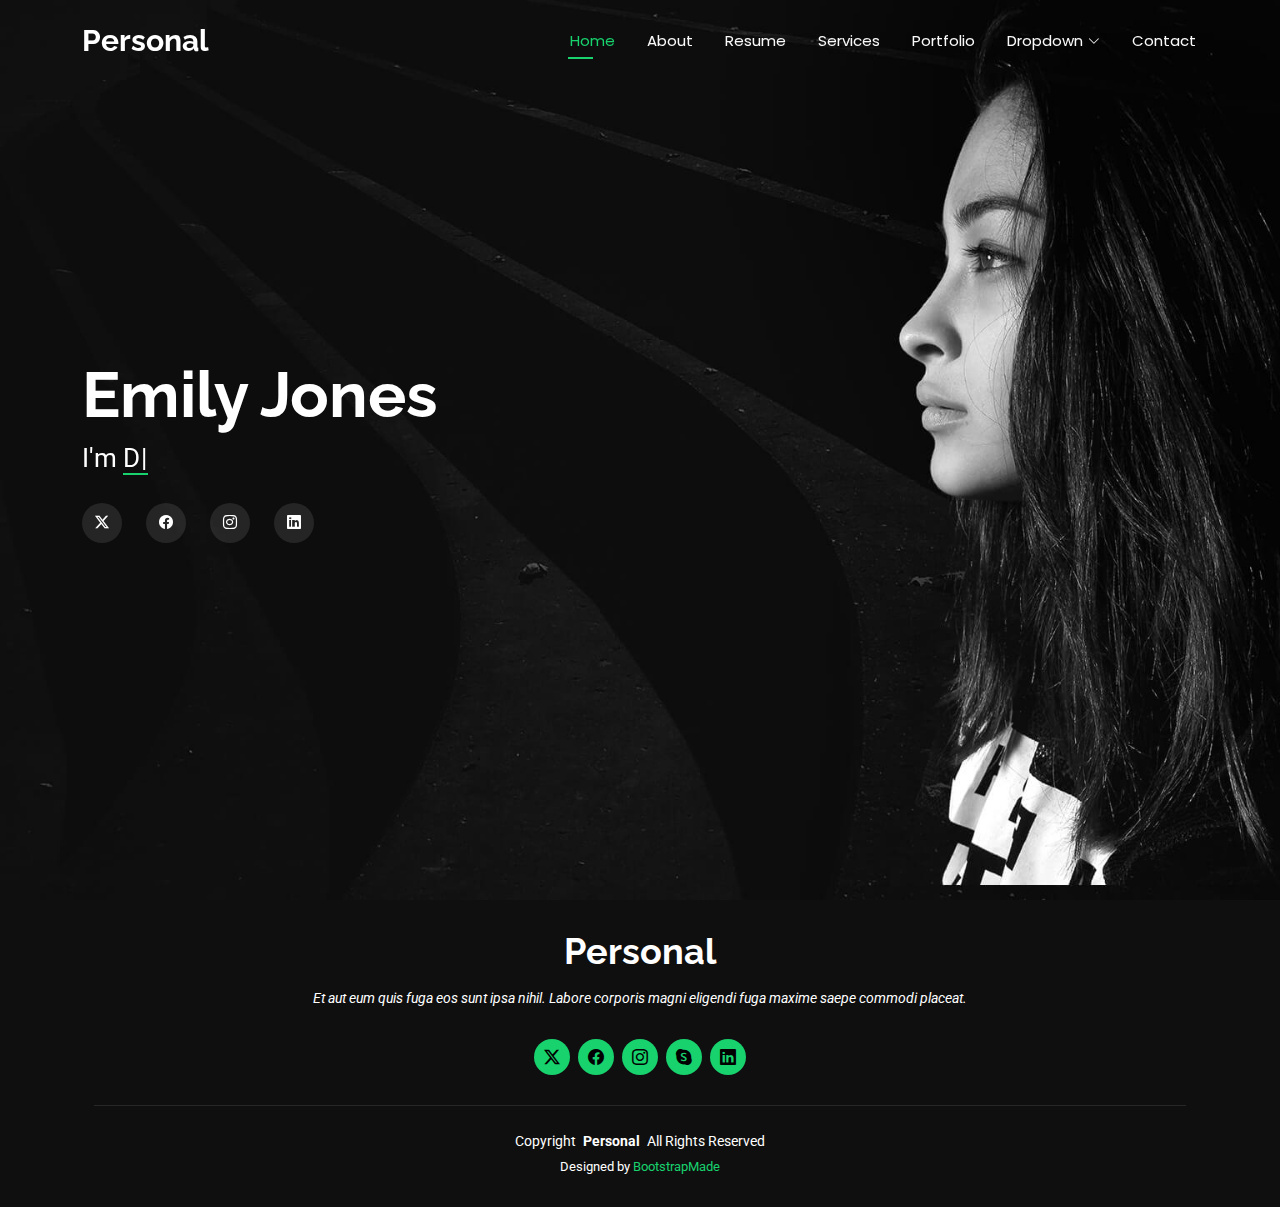
<file: Original Template/index.html>
<!DOCTYPE html>
<html lang="en">

<head>
  <meta charset="utf-8">
  <meta content="width=device-width, initial-scale=1.0" name="viewport">
  <title>Index - Personal Bootstrap Template</title>
  <meta name="description" content="">
  <meta name="keywords" content="">

  <!-- Favicons -->
  <link href="assets/img/favicon.png" rel="icon">
  <link href="assets/img/apple-touch-icon.png" rel="apple-touch-icon">

  <!-- Fonts -->
  <link href="https://fonts.googleapis.com" rel="preconnect">
  <link href="https://fonts.gstatic.com" rel="preconnect" crossorigin>
  <link href="https://fonts.googleapis.com/css2?family=Roboto:ital,wght@0,100;0,300;0,400;0,500;0,700;0,900;1,100;1,300;1,400;1,500;1,700;1,900&family=Poppins:ital,wght@0,100;0,200;0,300;0,400;0,500;0,600;0,700;0,800;0,900;1,100;1,200;1,300;1,400;1,500;1,600;1,700;1,800;1,900&family=Raleway:ital,wght@0,100;0,200;0,300;0,400;0,500;0,600;0,700;0,800;0,900;1,100;1,200;1,300;1,400;1,500;1,600;1,700;1,800;1,900&display=swap" rel="stylesheet">

  <!-- Vendor CSS Files -->
  <link href="assets/vendor/bootstrap/css/bootstrap.min.css" rel="stylesheet">
  <link href="assets/vendor/bootstrap-icons/bootstrap-icons.css" rel="stylesheet">
  <link href="assets/vendor/aos/aos.css" rel="stylesheet">
  <link href="assets/vendor/swiper/swiper-bundle.min.css" rel="stylesheet">
  <link href="assets/vendor/glightbox/css/glightbox.min.css" rel="stylesheet">

  <!-- Main CSS File -->
  <link href="assets/css/main.css" rel="stylesheet">

  <!-- =======================================================
  * Template Name: Personal
  * Template URL: https://bootstrapmade.com/personal-free-resume-bootstrap-template/
  * Updated: Nov 04 2024 with Bootstrap v5.3.3
  * Author: BootstrapMade.com
  * License: https://bootstrapmade.com/license/
  ======================================================== -->
</head>

<body class="index-page">

  <header id="header" class="header d-flex align-items-center fixed-top">
    <div class="container-fluid container-xl position-relative d-flex align-items-center justify-content-between">

      <a href="index.html" class="logo d-flex align-items-center">
        <!-- Uncomment the line below if you also wish to use an image logo -->
        <!-- <img src="assets/img/logo.png" alt=""> -->
        <h1 class="sitename">Personal</h1>
      </a>

      <nav id="navmenu" class="navmenu">
        <ul>
          <li><a href="index.html" class="active">Home</a></li>
          <li><a href="about.html">About</a></li>
          <li><a href="resume.html">Resume</a></li>
          <li><a href="services.html">Services</a></li>
          <li><a href="portfolio.html">Portfolio</a></li>
          <li class="dropdown"><a href="#"><span>Dropdown</span> <i class="bi bi-chevron-down toggle-dropdown"></i></a>
            <ul>
              <li><a href="#">Dropdown 1</a></li>
              <li class="dropdown"><a href="#"><span>Deep Dropdown</span> <i class="bi bi-chevron-down toggle-dropdown"></i></a>
                <ul>
                  <li><a href="#">Deep Dropdown 1</a></li>
                  <li><a href="#">Deep Dropdown 2</a></li>
                  <li><a href="#">Deep Dropdown 3</a></li>
                  <li><a href="#">Deep Dropdown 4</a></li>
                  <li><a href="#">Deep Dropdown 5</a></li>
                </ul>
              </li>
              <li><a href="#">Dropdown 2</a></li>
              <li><a href="#">Dropdown 3</a></li>
              <li><a href="#">Dropdown 4</a></li>
            </ul>
          </li>
          <li><a href="contact.html">Contact</a></li>
        </ul>
        <i class="mobile-nav-toggle d-xl-none bi bi-list"></i>
      </nav>

    </div>
  </header>

  <main class="main">

    <!-- Hero Section -->
    <section id="hero" class="hero section dark-background">

      <img src="assets/img/hero-bg.jpg" alt="" data-aos="fade-in">

      <div class="container" data-aos="zoom-out" data-aos-delay="100">
        <h2>Emily Jones</h2>
        <p>I'm <span class="typed" data-typed-items="Designer, Developer, Freelancer, Photographer">Photographer</span><span class="typed-cursor typed-cursor--blink"></span></p>
        <div class="social-links">
          <a href="#"><i class="bi bi-twitter-x"></i></a>
          <a href="#"><i class="bi bi-facebook"></i></a>
          <a href="#"><i class="bi bi-instagram"></i></a>
          <a href="#"><i class="bi bi-linkedin"></i></a>
        </div>
      </div>

    </section><!-- /Hero Section -->

  </main>

  <footer id="footer" class="footer dark-background">
    <div class="container">
      <h3 class="sitename">Personal</h3>
      <p>Et aut eum quis fuga eos sunt ipsa nihil. Labore corporis magni eligendi fuga maxime saepe commodi placeat.</p>
      <div class="social-links d-flex justify-content-center">
        <a href=""><i class="bi bi-twitter-x"></i></a>
        <a href=""><i class="bi bi-facebook"></i></a>
        <a href=""><i class="bi bi-instagram"></i></a>
        <a href=""><i class="bi bi-skype"></i></a>
        <a href=""><i class="bi bi-linkedin"></i></a>
      </div>
      <div class="container">
        <div class="copyright">
          <span>Copyright</span> <strong class="px-1 sitename">Personal</strong> <span>All Rights Reserved</span>
        </div>
        <div class="credits">
          <!-- All the links in the footer should remain intact. -->
          <!-- You can delete the links only if you've purchased the pro version. -->
          <!-- Licensing information: https://bootstrapmade.com/license/ -->
          <!-- Purchase the pro version with working PHP/AJAX contact form: [buy-url] -->
          Designed by <a href="https://bootstrapmade.com/">BootstrapMade</a>
        </div>
      </div>
    </div>
  </footer>

  <!-- Scroll Top -->
  <a href="#" id="scroll-top" class="scroll-top d-flex align-items-center justify-content-center"><i class="bi bi-arrow-up-short"></i></a>

  <!-- Preloader -->
  <div id="preloader"></div>

  <!-- Vendor JS Files -->
  <script src="assets/vendor/bootstrap/js/bootstrap.bundle.min.js"></script>
  <script src="assets/vendor/php-email-form/validate.js"></script>
  <script src="assets/vendor/aos/aos.js"></script>
  <script src="assets/vendor/typed.js/typed.umd.js"></script>
  <script src="assets/vendor/purecounter/purecounter_vanilla.js"></script>
  <script src="assets/vendor/waypoints/noframework.waypoints.js"></script>
  <script src="assets/vendor/swiper/swiper-bundle.min.js"></script>
  <script src="assets/vendor/glightbox/js/glightbox.min.js"></script>
  <script src="assets/vendor/imagesloaded/imagesloaded.pkgd.min.js"></script>
  <script src="assets/vendor/isotope-layout/isotope.pkgd.min.js"></script>

  <!-- Main JS File -->
  <script src="assets/js/main.js"></script>

</body>

</html>
</file>
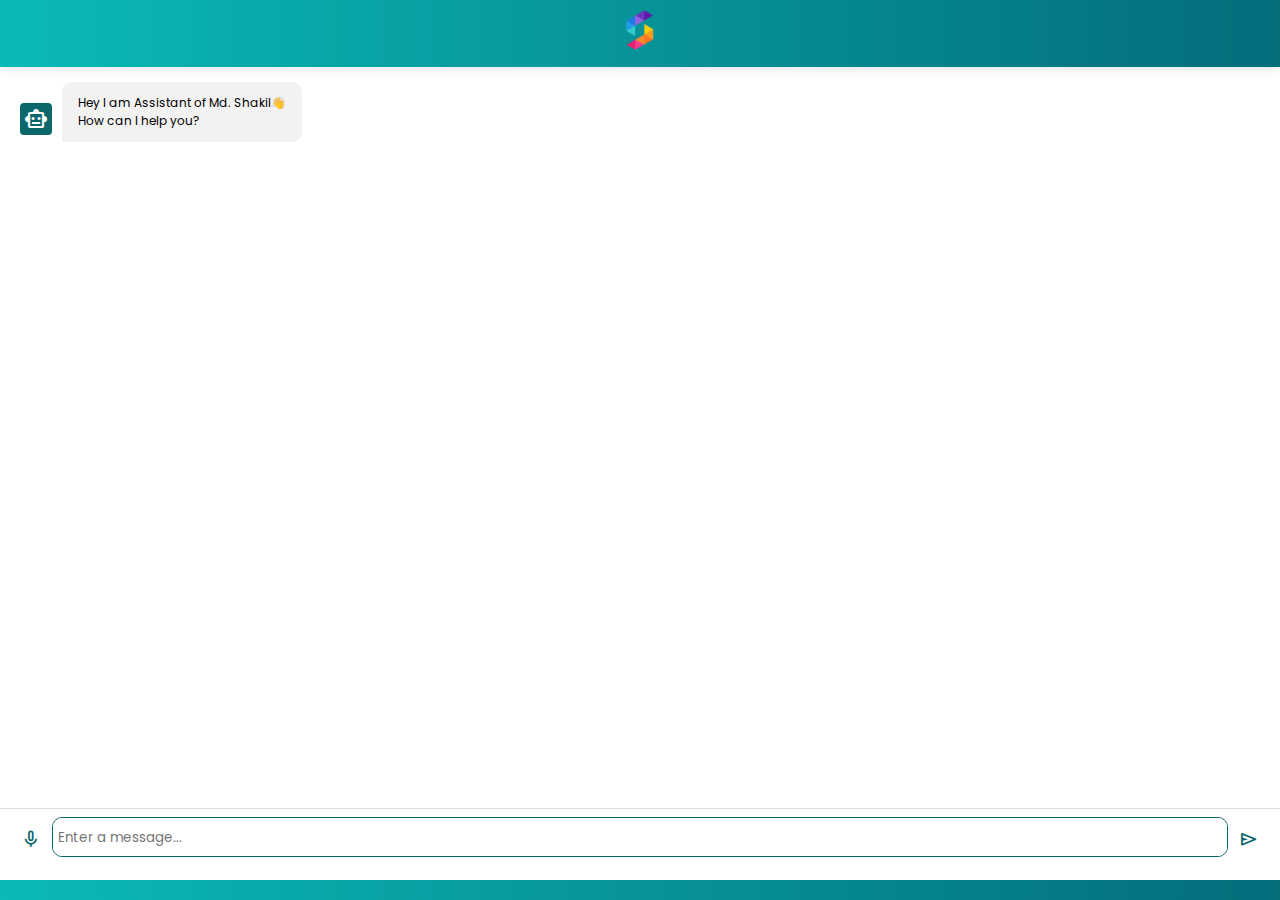
<file: chatbot/templates/index.html>
<!DOCTYPE html>
<html lang="en" dir="ltr">
  <head>
    <meta charset="utf-8">
    <title>Md. Shakil Chatbot</title>
    <link rel="stylesheet" href="../static/style.css">
    <meta name="viewport" content="width=device-width, initial-scale=1.0">
    <!-- Google Fonts Link For Icons -->
    <link rel="stylesheet" href="https://fonts.googleapis.com/css2?family=Material+Symbols+Outlined:opsz,wght,FILL,GRAD@48,400,0,0" />
    <link rel="stylesheet" href="https://fonts.googleapis.com/css2?family=Material+Symbols+Rounded:opsz,wght,FILL,GRAD@48,400,1,0" />
    <script src="../static/script.js" defer></script>
  </head>
  <body>
    <div class="chatbot">
      <header>
        <!-- <div class="logo" style="display: flex; justify-content: center; align-items: center; width: 50px; height: 50px; background: white; border-radius: 100%;"> -->
          <img src="../static/apple-touch-icon.png" alt="Logo" style="width: 40px; height: 40px;">
        <!-- </div> -->
      </header>
      
      <ul class="chatbox">
        <li class="chat incoming">
          <span class="material-symbols-outlined">smart_toy</span>
          <p>Hey I am Assistant of Md. Shakil👋<br>How can I help you?</p>
        </li>
      </ul>
      <div class="chat-input">
        <span id="mic-btn" class="material-symbols-rounded">mic</span>
        <textarea placeholder="Enter a message..." spellcheck="false" required></textarea>
        <span id="send-btn" class="material-symbols-rounded">send</span>
      </div>
      <footer class="powered-by">
        <!-- Powered by <a href="#" target="_blank">Md. Shakil</a> -->
      </footer>
    </div>

  </body>
</html>
</file>
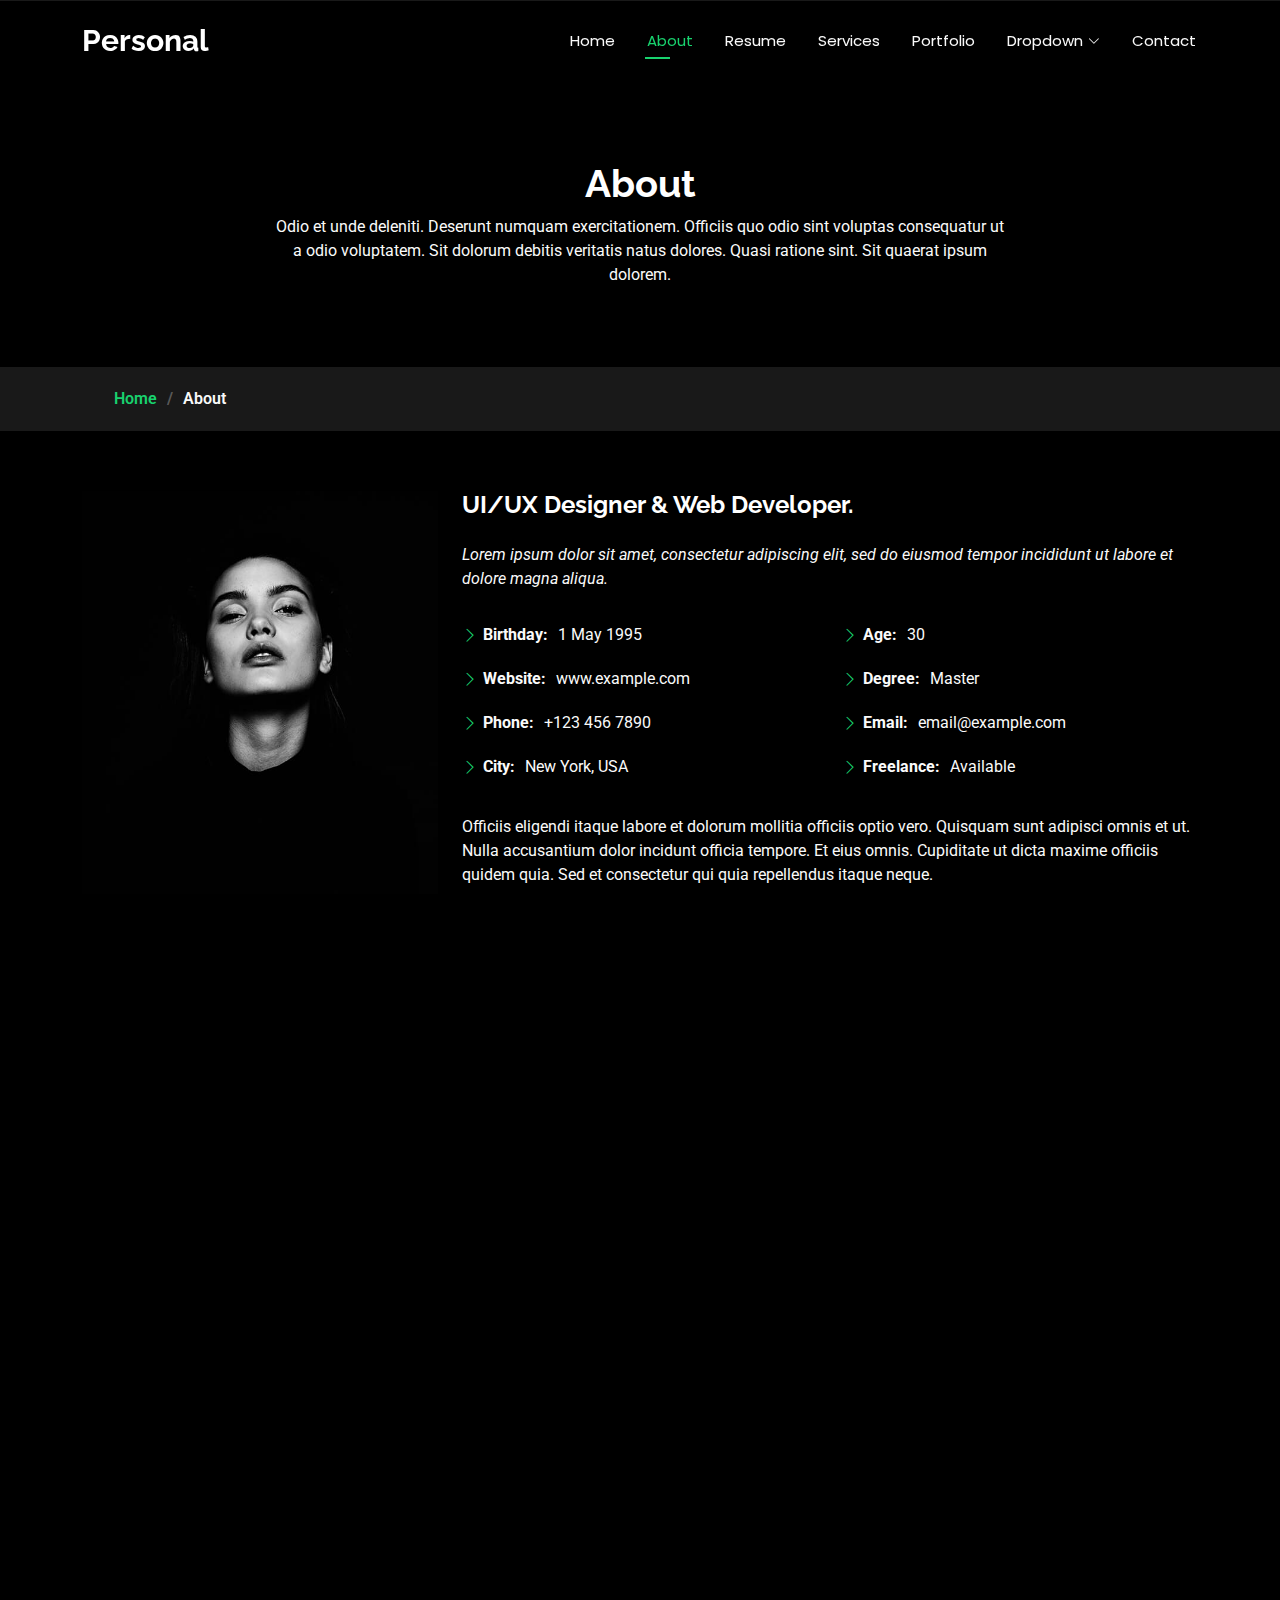
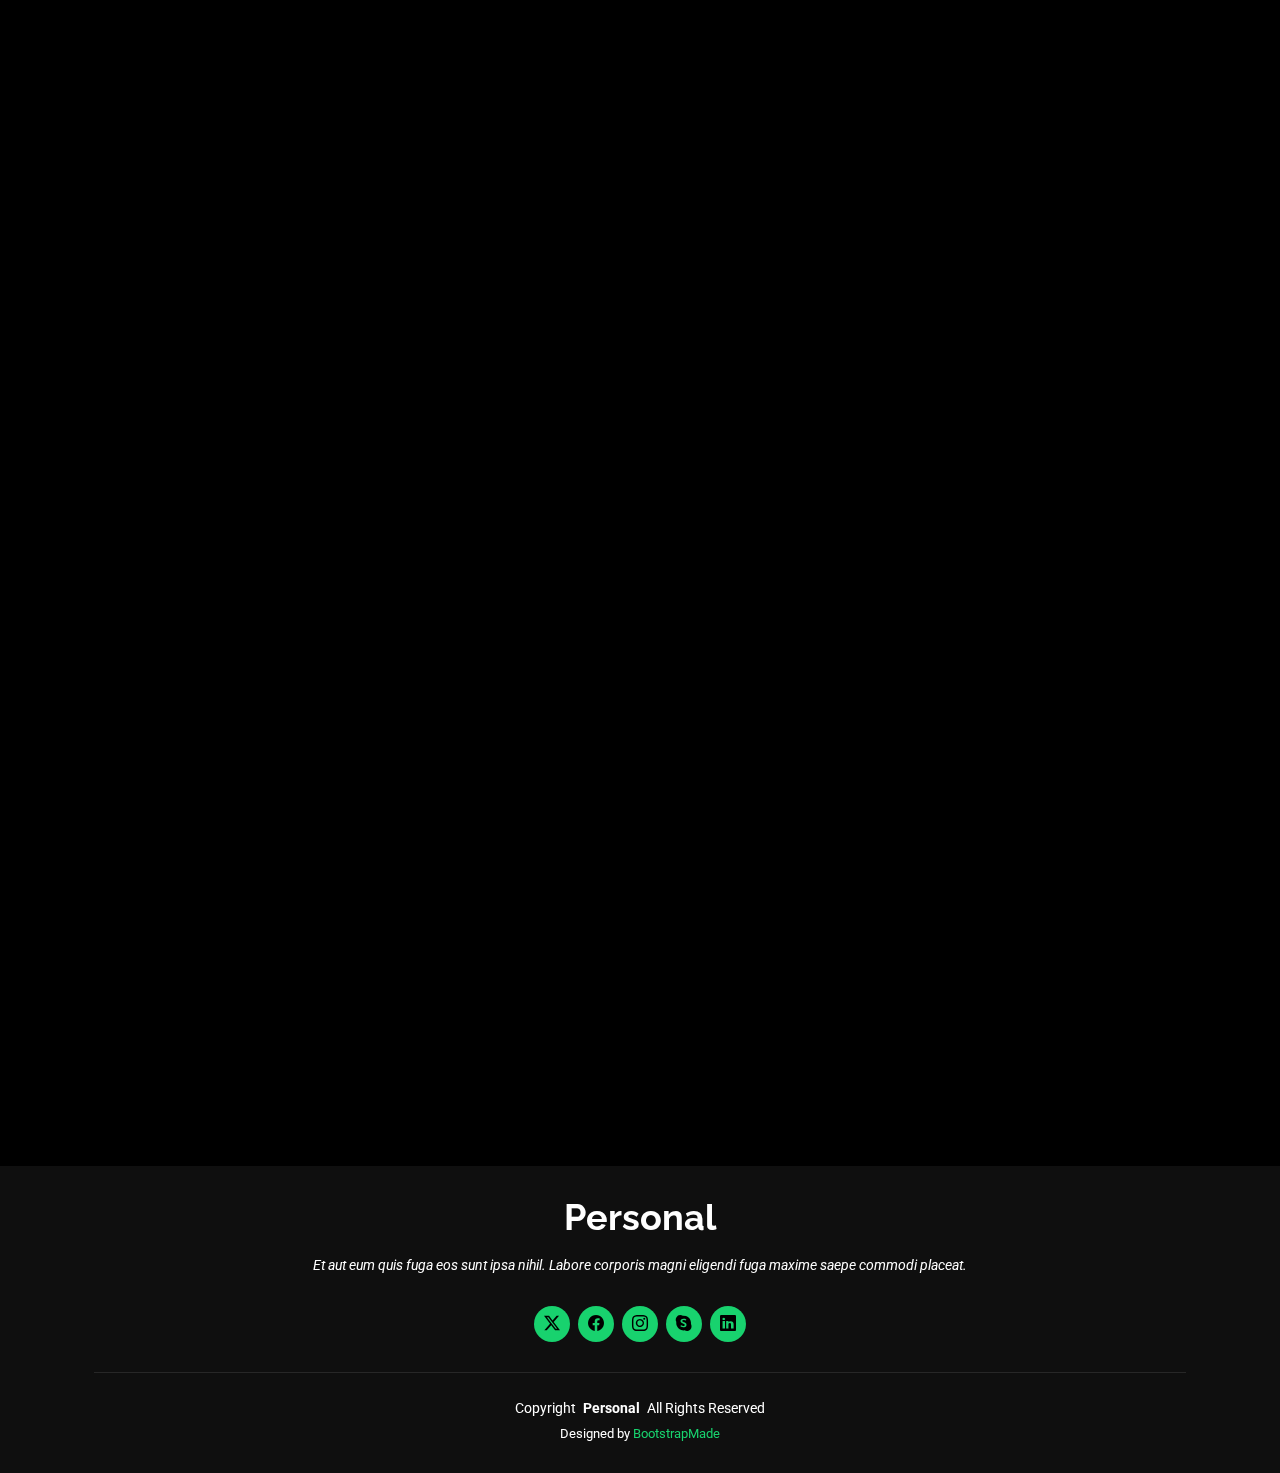
<file: Original Template/about.html>
<!DOCTYPE html>
<html lang="en">

<head>
  <meta charset="utf-8">
  <meta content="width=device-width, initial-scale=1.0" name="viewport">
  <title>About - Personal Bootstrap Template</title>
  <meta name="description" content="">
  <meta name="keywords" content="">

  <!-- Favicons -->
  <link href="assets/img/favicon.png" rel="icon">
  <link href="assets/img/apple-touch-icon.png" rel="apple-touch-icon">

  <!-- Fonts -->
  <link href="https://fonts.googleapis.com" rel="preconnect">
  <link href="https://fonts.gstatic.com" rel="preconnect" crossorigin>
  <link href="https://fonts.googleapis.com/css2?family=Roboto:ital,wght@0,100;0,300;0,400;0,500;0,700;0,900;1,100;1,300;1,400;1,500;1,700;1,900&family=Poppins:ital,wght@0,100;0,200;0,300;0,400;0,500;0,600;0,700;0,800;0,900;1,100;1,200;1,300;1,400;1,500;1,600;1,700;1,800;1,900&family=Raleway:ital,wght@0,100;0,200;0,300;0,400;0,500;0,600;0,700;0,800;0,900;1,100;1,200;1,300;1,400;1,500;1,600;1,700;1,800;1,900&display=swap" rel="stylesheet">

  <!-- Vendor CSS Files -->
  <link href="assets/vendor/bootstrap/css/bootstrap.min.css" rel="stylesheet">
  <link href="assets/vendor/bootstrap-icons/bootstrap-icons.css" rel="stylesheet">
  <link href="assets/vendor/aos/aos.css" rel="stylesheet">
  <link href="assets/vendor/swiper/swiper-bundle.min.css" rel="stylesheet">
  <link href="assets/vendor/glightbox/css/glightbox.min.css" rel="stylesheet">

  <!-- Main CSS File -->
  <link href="assets/css/main.css" rel="stylesheet">

  <!-- =======================================================
  * Template Name: Personal
  * Template URL: https://bootstrapmade.com/personal-free-resume-bootstrap-template/
  * Updated: Nov 04 2024 with Bootstrap v5.3.3
  * Author: BootstrapMade.com
  * License: https://bootstrapmade.com/license/
  ======================================================== -->
</head>

<body class="about-page">

  <header id="header" class="header d-flex align-items-center fixed-top">
    <div class="container-fluid container-xl position-relative d-flex align-items-center justify-content-between">

      <a href="index.html" class="logo d-flex align-items-center">
        <!-- Uncomment the line below if you also wish to use an image logo -->
        <!-- <img src="assets/img/logo.png" alt=""> -->
        <h1 class="sitename">Personal</h1>
      </a>

      <nav id="navmenu" class="navmenu">
        <ul>
          <li><a href="index.html">Home</a></li>
          <li><a href="about.html" class="active">About</a></li>
          <li><a href="resume.html">Resume</a></li>
          <li><a href="services.html">Services</a></li>
          <li><a href="portfolio.html">Portfolio</a></li>
          <li class="dropdown"><a href="#"><span>Dropdown</span> <i class="bi bi-chevron-down toggle-dropdown"></i></a>
            <ul>
              <li><a href="#">Dropdown 1</a></li>
              <li class="dropdown"><a href="#"><span>Deep Dropdown</span> <i class="bi bi-chevron-down toggle-dropdown"></i></a>
                <ul>
                  <li><a href="#">Deep Dropdown 1</a></li>
                  <li><a href="#">Deep Dropdown 2</a></li>
                  <li><a href="#">Deep Dropdown 3</a></li>
                  <li><a href="#">Deep Dropdown 4</a></li>
                  <li><a href="#">Deep Dropdown 5</a></li>
                </ul>
              </li>
              <li><a href="#">Dropdown 2</a></li>
              <li><a href="#">Dropdown 3</a></li>
              <li><a href="#">Dropdown 4</a></li>
            </ul>
          </li>
          <li><a href="contact.html">Contact</a></li>
        </ul>
        <i class="mobile-nav-toggle d-xl-none bi bi-list"></i>
      </nav>

    </div>
  </header>

  <main class="main">

    <!-- Page Title -->
    <div class="page-title" data-aos="fade">
      <div class="heading">
        <div class="container">
          <div class="row d-flex justify-content-center text-center">
            <div class="col-lg-8">
              <h1>About</h1>
              <p class="mb-0">Odio et unde deleniti. Deserunt numquam exercitationem. Officiis quo odio sint voluptas consequatur ut a odio voluptatem. Sit dolorum debitis veritatis natus dolores. Quasi ratione sint. Sit quaerat ipsum dolorem.</p>
            </div>
          </div>
        </div>
      </div>
      <nav class="breadcrumbs">
        <div class="container">
          <ol>
            <li><a href="index.html">Home</a></li>
            <li class="current">About</li>
          </ol>
        </div>
      </nav>
    </div><!-- End Page Title -->

    <!-- About Section -->
    <section id="about" class="about section">

      <div class="container" data-aos="fade-up" data-aos-delay="100">

        <div class="row gy-4 justify-content-center">
          <div class="col-lg-4">
            <img src="assets/img/profile-img.jpg" class="img-fluid" alt="">
          </div>
          <div class="col-lg-8 content">
            <h2>UI/UX Designer &amp; Web Developer.</h2>
            <p class="fst-italic py-3">
              Lorem ipsum dolor sit amet, consectetur adipiscing elit, sed do eiusmod tempor incididunt ut labore et dolore
              magna aliqua.
            </p>
            <div class="row">
              <div class="col-lg-6">
                <ul>
                  <li><i class="bi bi-chevron-right"></i> <strong>Birthday:</strong> <span>1 May 1995</span></li>
                  <li><i class="bi bi-chevron-right"></i> <strong>Website:</strong> <span>www.example.com</span></li>
                  <li><i class="bi bi-chevron-right"></i> <strong>Phone:</strong> <span>+123 456 7890</span></li>
                  <li><i class="bi bi-chevron-right"></i> <strong>City:</strong> <span>New York, USA</span></li>
                </ul>
              </div>
              <div class="col-lg-6">
                <ul>
                  <li><i class="bi bi-chevron-right"></i> <strong>Age:</strong> <span>30</span></li>
                  <li><i class="bi bi-chevron-right"></i> <strong>Degree:</strong> <span>Master</span></li>
                  <li><i class="bi bi-chevron-right"></i> <strong>Email:</strong> <span>email@example.com</span></li>
                  <li><i class="bi bi-chevron-right"></i> <strong>Freelance:</strong> <span>Available</span></li>
                </ul>
              </div>
            </div>
            <p class="py-3">
              Officiis eligendi itaque labore et dolorum mollitia officiis optio vero. Quisquam sunt adipisci omnis et ut. Nulla accusantium dolor incidunt officia tempore. Et eius omnis.
              Cupiditate ut dicta maxime officiis quidem quia. Sed et consectetur qui quia repellendus itaque neque.
            </p>
          </div>
        </div>

      </div>

    </section><!-- /About Section -->

    <!-- Stats Section -->
    <section id="stats" class="stats section">

      <div class="container" data-aos="fade-up" data-aos-delay="100">

        <div class="row gy-4">

          <div class="col-lg-3 col-md-6 d-flex flex-column align-items-center">
            <i class="bi bi-emoji-smile"></i>
            <div class="stats-item">
              <span data-purecounter-start="0" data-purecounter-end="232" data-purecounter-duration="1" class="purecounter"></span>
              <p>Happy Clients</p>
            </div>
          </div><!-- End Stats Item -->

          <div class="col-lg-3 col-md-6 d-flex flex-column align-items-center">
            <i class="bi bi-journal-richtext"></i>
            <div class="stats-item">
              <span data-purecounter-start="0" data-purecounter-end="521" data-purecounter-duration="1" class="purecounter"></span>
              <p>Projects</p>
            </div>
          </div><!-- End Stats Item -->

          <div class="col-lg-3 col-md-6 d-flex flex-column align-items-center">
            <i class="bi bi-headset"></i>
            <div class="stats-item">
              <span data-purecounter-start="0" data-purecounter-end="1463" data-purecounter-duration="1" class="purecounter"></span>
              <p>Hours Of Support</p>
            </div>
          </div><!-- End Stats Item -->

          <div class="col-lg-3 col-md-6 d-flex flex-column align-items-center">
            <i class="bi bi-people"></i>
            <div class="stats-item">
              <span data-purecounter-start="0" data-purecounter-end="15" data-purecounter-duration="1" class="purecounter"></span>
              <p>Hard Workers</p>
            </div>
          </div><!-- End Stats Item -->

        </div>

      </div>

    </section><!-- /Stats Section -->

    <!-- Skills Section -->
    <section id="skills" class="skills section">

      <!-- Section Title -->
      <div class="container section-title" data-aos="fade-up">
        <h2>Skills</h2>
        <div><span>My</span> <span class="description-title">Skills</span></div>
      </div><!-- End Section Title -->

      <div class="container" data-aos="fade-up" data-aos-delay="100">

        <div class="row skills-content skills-animation">

          <div class="col-lg-6">

            <div class="progress">
              <span class="skill"><span>HTML</span> <i class="val">100%</i></span>
              <div class="progress-bar-wrap">
                <div class="progress-bar" role="progressbar" aria-valuenow="100" aria-valuemin="0" aria-valuemax="100"></div>
              </div>
            </div><!-- End Skills Item -->

            <div class="progress">
              <span class="skill"><span>CSS</span> <i class="val">90%</i></span>
              <div class="progress-bar-wrap">
                <div class="progress-bar" role="progressbar" aria-valuenow="90" aria-valuemin="0" aria-valuemax="100"></div>
              </div>
            </div><!-- End Skills Item -->

            <div class="progress">
              <span class="skill"><span>JavaScript</span> <i class="val">75%</i></span>
              <div class="progress-bar-wrap">
                <div class="progress-bar" role="progressbar" aria-valuenow="75" aria-valuemin="0" aria-valuemax="100"></div>
              </div>
            </div><!-- End Skills Item -->

          </div>

          <div class="col-lg-6">

            <div class="progress">
              <span class="skill"><span>PHP</span> <i class="val">80%</i></span>
              <div class="progress-bar-wrap">
                <div class="progress-bar" role="progressbar" aria-valuenow="80" aria-valuemin="0" aria-valuemax="100"></div>
              </div>
            </div><!-- End Skills Item -->

            <div class="progress">
              <span class="skill"><span>WordPress/CMS</span> <i class="val">90%</i></span>
              <div class="progress-bar-wrap">
                <div class="progress-bar" role="progressbar" aria-valuenow="90" aria-valuemin="0" aria-valuemax="100"></div>
              </div>
            </div><!-- End Skills Item -->

            <div class="progress">
              <span class="skill"><span>Photoshop</span> <i class="val">55%</i></span>
              <div class="progress-bar-wrap">
                <div class="progress-bar" role="progressbar" aria-valuenow="55" aria-valuemin="0" aria-valuemax="100"></div>
              </div>
            </div><!-- End Skills Item -->

          </div>

        </div>

      </div>

    </section><!-- /Skills Section -->

    <!-- Interests Section -->
    <section id="interests" class="interests section">

      <!-- Section Title -->
      <div class="container section-title" data-aos="fade-up">
        <h2>Features</h2>
        <div><span>I'm</span> <span class="description-title">interested in</span></div>
      </div><!-- End Section Title -->

      <div class="container">

        <div class="row gy-4">

          <div class="col-lg-3 col-md-4" data-aos="fade-up" data-aos-delay="100">
            <div class="features-item">
              <i class="bi bi-eye" style="color: #ffbb2c;"></i>
              <h3><a href="" class="stretched-link">Lorem Ipsum</a></h3>
            </div>
          </div><!-- End Feature Item -->

          <div class="col-lg-3 col-md-4" data-aos="fade-up" data-aos-delay="200">
            <div class="features-item">
              <i class="bi bi-infinity" style="color: #5578ff;"></i>
              <h3><a href="" class="stretched-link">Dolor Sitema</a></h3>
            </div>
          </div><!-- End Feature Item -->

          <div class="col-lg-3 col-md-4" data-aos="fade-up" data-aos-delay="300">
            <div class="features-item">
              <i class="bi bi-mortarboard" style="color: #e80368;"></i>
              <h3><a href="" class="stretched-link">Sed perspiciatis</a></h3>
            </div>
          </div><!-- End Feature Item -->

          <div class="col-lg-3 col-md-4" data-aos="fade-up" data-aos-delay="400">
            <div class="features-item">
              <i class="bi bi-nut" style="color: #e361ff;"></i>
              <h3><a href="" class="stretched-link">Magni Dolores</a></h3>
            </div>
          </div><!-- End Feature Item -->

          <div class="col-lg-3 col-md-4" data-aos="fade-up" data-aos-delay="500">
            <div class="features-item">
              <i class="bi bi-shuffle" style="color: #47aeff;"></i>
              <h3><a href="" class="stretched-link">Nemo Enim</a></h3>
            </div>
          </div><!-- End Feature Item -->

          <div class="col-lg-3 col-md-4" data-aos="fade-up" data-aos-delay="600">
            <div class="features-item">
              <i class="bi bi-star" style="color: #ffa76e;"></i>
              <h3><a href="" class="stretched-link">Eiusmod Tempor</a></h3>
            </div>
          </div><!-- End Feature Item -->

          <div class="col-lg-3 col-md-4" data-aos="fade-up" data-aos-delay="700">
            <div class="features-item">
              <i class="bi bi-x-diamond" style="color: #11dbcf;"></i>
              <h3><a href="" class="stretched-link">Midela Teren</a></h3>
            </div>
          </div><!-- End Feature Item -->

          <div class="col-lg-3 col-md-4" data-aos="fade-up" data-aos-delay="800">
            <div class="features-item">
              <i class="bi bi-camera-video" style="color: #4233ff;"></i>
              <h3><a href="" class="stretched-link">Pira Neve</a></h3>
            </div>
          </div><!-- End Feature Item -->

          <div class="col-lg-3 col-md-4" data-aos="fade-up" data-aos-delay="900">
            <div class="features-item">
              <i class="bi bi-command" style="color: #b2904f;"></i>
              <h3><a href="" class="stretched-link">Dirada Pack</a></h3>
            </div>
          </div><!-- End Feature Item -->

          <div class="col-lg-3 col-md-4" data-aos="fade-up" data-aos-delay="1000">
            <div class="features-item">
              <i class="bi bi-dribbble" style="color: #b20969;"></i>
              <h3><a href="" class="stretched-link">Moton Ideal</a></h3>
            </div>
          </div><!-- End Feature Item -->

          <div class="col-lg-3 col-md-4" data-aos="fade-up" data-aos-delay="1100">
            <div class="features-item">
              <i class="bi bi-activity" style="color: #ff5828;"></i>
              <h3><a href="" class="stretched-link">Verdo Park</a></h3>
            </div>
          </div><!-- End Feature Item -->

          <div class="col-lg-3 col-md-4" data-aos="fade-up" data-aos-delay="1200">
            <div class="features-item">
              <i class="bi bi-brightness-high" style="color: #29cc61;"></i>
              <h3><a href="" class="stretched-link">Flavor Nivelanda</a></h3>
            </div>
          </div><!-- End Feature Item -->

        </div>

      </div>

    </section><!-- /Interests Section -->

    <!-- Testimonials Section -->
    <section id="testimonials" class="testimonials section">

      <!-- Section Title -->
      <div class="container section-title" data-aos="fade-up">
        <h2>Testimonials</h2>
        <div><span>Check my</span> <span class="description-title">Testimonials</span></div>
      </div><!-- End Section Title -->

      <div class="container" data-aos="fade-up" data-aos-delay="100">

        <div class="swiper init-swiper" data-speed="600" data-delay="5000">
          <script type="application/json" class="swiper-config">
            {
              "loop": true,
              "speed": 600,
              "autoplay": {
                "delay": 5000
              },
              "slidesPerView": "auto",
              "pagination": {
                "el": ".swiper-pagination",
                "type": "bullets",
                "clickable": true
              },
              "breakpoints": {
                "320": {
                  "slidesPerView": 1,
                  "spaceBetween": 40
                },
                "1200": {
                  "slidesPerView": 3,
                  "spaceBetween": 20
                }
              }
            }
          </script>
          <div class="swiper-wrapper">

            <div class="swiper-slide">
              <div class="testimonial-item" "="">
            <p>
              <i class=" bi bi-quote quote-icon-left"></i>
                <span>Proin iaculis purus consequat sem cure digni ssim donec porttitora entum suscipit rhoncus. Accusantium quam, ultricies eget id, aliquam eget nibh et. Maecen aliquam, risus at semper.</span>
                <i class="bi bi-quote quote-icon-right"></i>
                </p>
                <img src="assets/img/testimonials/testimonials-1.jpg" class="testimonial-img" alt="">
                <h3>Saul Goodman</h3>
                <h4>Ceo &amp; Founder</h4>
              </div>
            </div><!-- End testimonial item -->

            <div class="swiper-slide">
              <div class="testimonial-item">
                <p>
                  <i class="bi bi-quote quote-icon-left"></i>
                  <span>Export tempor illum tamen malis malis eram quae irure esse labore quem cillum quid malis quorum velit fore eram velit sunt aliqua noster fugiat irure amet legam anim culpa.</span>
                  <i class="bi bi-quote quote-icon-right"></i>
                </p>
                <img src="assets/img/testimonials/testimonials-2.jpg" class="testimonial-img" alt="">
                <h3>Sara Wilsson</h3>
                <h4>Designer</h4>
              </div>
            </div><!-- End testimonial item -->

            <div class="swiper-slide">
              <div class="testimonial-item">
                <p>
                  <i class="bi bi-quote quote-icon-left"></i>
                  <span>Enim nisi quem export duis labore cillum quae magna enim sint quorum nulla quem veniam duis minim tempor labore quem eram duis noster aute amet eram fore quis sint minim.</span>
                  <i class="bi bi-quote quote-icon-right"></i>
                </p>
                <img src="assets/img/testimonials/testimonials-3.jpg" class="testimonial-img" alt="">
                <h3>Jena Karlis</h3>
                <h4>Store Owner</h4>
              </div>
            </div><!-- End testimonial item -->

            <div class="swiper-slide">
              <div class="testimonial-item">
                <p>
                  <i class="bi bi-quote quote-icon-left"></i>
                  <span>Fugiat enim eram quae cillum dolore dolor amet nulla culpa multos export minim fugiat dolor enim duis veniam ipsum anim magna sunt elit fore quem dolore labore illum veniam.</span>
                  <i class="bi bi-quote quote-icon-right"></i>
                </p>
                <img src="assets/img/testimonials/testimonials-4.jpg" class="testimonial-img" alt="">
                <h3>Matt Brandon</h3>
                <h4>Freelancer</h4>
              </div>
            </div><!-- End testimonial item -->

            <div class="swiper-slide">
              <div class="testimonial-item">
                <p>
                  <i class="bi bi-quote quote-icon-left"></i>
                  <span>Quis quorum aliqua sint quem legam fore sunt eram irure aliqua veniam tempor noster veniam sunt culpa nulla illum cillum fugiat legam esse veniam culpa fore nisi cillum quid.</span>
                  <i class="bi bi-quote quote-icon-right"></i>
                </p>
                <img src="assets/img/testimonials/testimonials-5.jpg" class="testimonial-img" alt="">
                <h3>John Larson</h3>
                <h4>Entrepreneur</h4>
              </div>
            </div><!-- End testimonial item -->

          </div>
          <div class="swiper-pagination"></div>
        </div>

      </div>

    </section><!-- /Testimonials Section -->

  </main>

  <footer id="footer" class="footer dark-background">
    <div class="container">
      <h3 class="sitename">Personal</h3>
      <p>Et aut eum quis fuga eos sunt ipsa nihil. Labore corporis magni eligendi fuga maxime saepe commodi placeat.</p>
      <div class="social-links d-flex justify-content-center">
        <a href=""><i class="bi bi-twitter-x"></i></a>
        <a href=""><i class="bi bi-facebook"></i></a>
        <a href=""><i class="bi bi-instagram"></i></a>
        <a href=""><i class="bi bi-skype"></i></a>
        <a href=""><i class="bi bi-linkedin"></i></a>
      </div>
      <div class="container">
        <div class="copyright">
          <span>Copyright</span> <strong class="px-1 sitename">Personal</strong> <span>All Rights Reserved</span>
        </div>
        <div class="credits">
          <!-- All the links in the footer should remain intact. -->
          <!-- You can delete the links only if you've purchased the pro version. -->
          <!-- Licensing information: https://bootstrapmade.com/license/ -->
          <!-- Purchase the pro version with working PHP/AJAX contact form: [buy-url] -->
          Designed by <a href="https://bootstrapmade.com/">BootstrapMade</a>
        </div>
      </div>
    </div>
  </footer>

  <!-- Scroll Top -->
  <a href="#" id="scroll-top" class="scroll-top d-flex align-items-center justify-content-center"><i class="bi bi-arrow-up-short"></i></a>

  <!-- Preloader -->
  <div id="preloader"></div>

  <!-- Vendor JS Files -->
  <script src="assets/vendor/bootstrap/js/bootstrap.bundle.min.js"></script>
  <script src="assets/vendor/php-email-form/validate.js"></script>
  <script src="assets/vendor/aos/aos.js"></script>
  <script src="assets/vendor/typed.js/typed.umd.js"></script>
  <script src="assets/vendor/purecounter/purecounter_vanilla.js"></script>
  <script src="assets/vendor/waypoints/noframework.waypoints.js"></script>
  <script src="assets/vendor/swiper/swiper-bundle.min.js"></script>
  <script src="assets/vendor/glightbox/js/glightbox.min.js"></script>
  <script src="assets/vendor/imagesloaded/imagesloaded.pkgd.min.js"></script>
  <script src="assets/vendor/isotope-layout/isotope.pkgd.min.js"></script>

  <!-- Main JS File -->
  <script src="assets/js/main.js"></script>

</body>

</html>
</file>
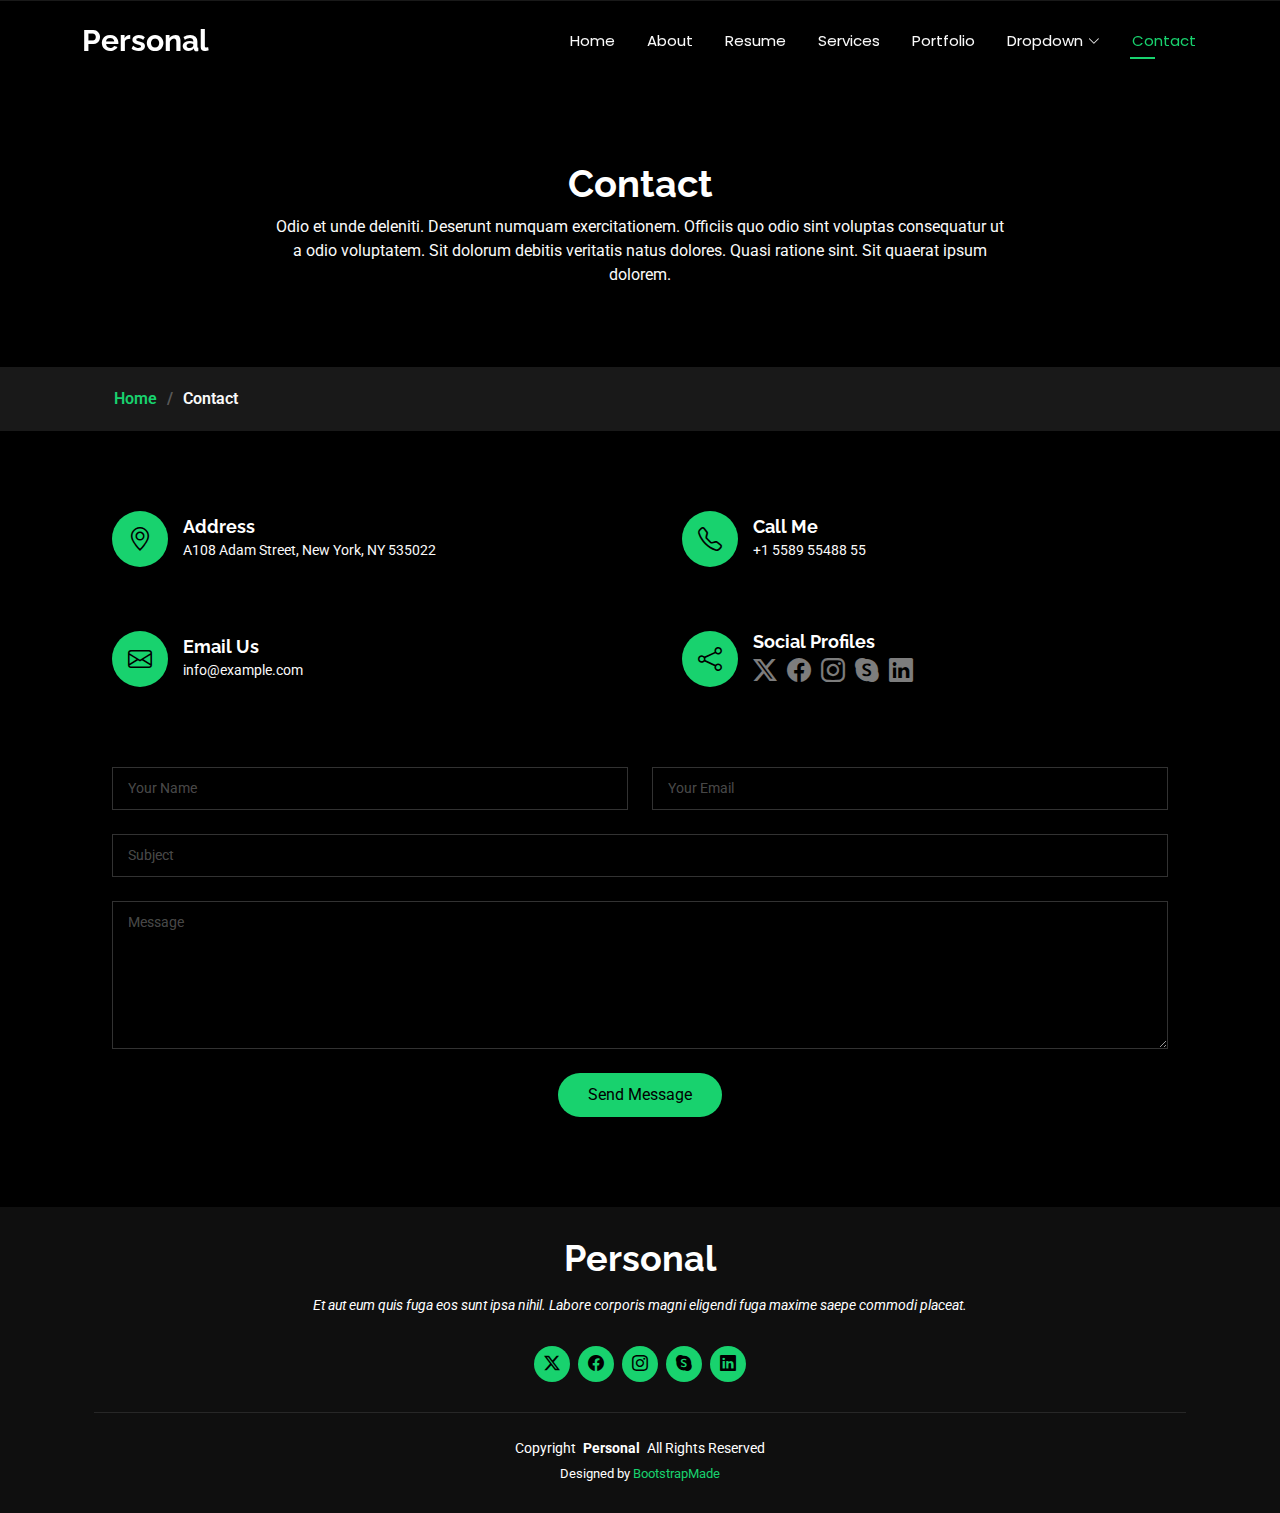
<file: Original Template/contact.html>
<!DOCTYPE html>
<html lang="en">

<head>
  <meta charset="utf-8">
  <meta content="width=device-width, initial-scale=1.0" name="viewport">
  <title>Contact - Personal Bootstrap Template</title>
  <meta name="description" content="">
  <meta name="keywords" content="">

  <!-- Favicons -->
  <link href="assets/img/favicon.png" rel="icon">
  <link href="assets/img/apple-touch-icon.png" rel="apple-touch-icon">

  <!-- Fonts -->
  <link href="https://fonts.googleapis.com" rel="preconnect">
  <link href="https://fonts.gstatic.com" rel="preconnect" crossorigin>
  <link href="https://fonts.googleapis.com/css2?family=Roboto:ital,wght@0,100;0,300;0,400;0,500;0,700;0,900;1,100;1,300;1,400;1,500;1,700;1,900&family=Poppins:ital,wght@0,100;0,200;0,300;0,400;0,500;0,600;0,700;0,800;0,900;1,100;1,200;1,300;1,400;1,500;1,600;1,700;1,800;1,900&family=Raleway:ital,wght@0,100;0,200;0,300;0,400;0,500;0,600;0,700;0,800;0,900;1,100;1,200;1,300;1,400;1,500;1,600;1,700;1,800;1,900&display=swap" rel="stylesheet">

  <!-- Vendor CSS Files -->
  <link href="assets/vendor/bootstrap/css/bootstrap.min.css" rel="stylesheet">
  <link href="assets/vendor/bootstrap-icons/bootstrap-icons.css" rel="stylesheet">
  <link href="assets/vendor/aos/aos.css" rel="stylesheet">
  <link href="assets/vendor/swiper/swiper-bundle.min.css" rel="stylesheet">
  <link href="assets/vendor/glightbox/css/glightbox.min.css" rel="stylesheet">

  <!-- Main CSS File -->
  <link href="assets/css/main.css" rel="stylesheet">

  <!-- =======================================================
  * Template Name: Personal
  * Template URL: https://bootstrapmade.com/personal-free-resume-bootstrap-template/
  * Updated: Nov 04 2024 with Bootstrap v5.3.3
  * Author: BootstrapMade.com
  * License: https://bootstrapmade.com/license/
  ======================================================== -->
</head>

<body class="contact-page">

  <header id="header" class="header d-flex align-items-center fixed-top">
    <div class="container-fluid container-xl position-relative d-flex align-items-center justify-content-between">

      <a href="index.html" class="logo d-flex align-items-center">
        <!-- Uncomment the line below if you also wish to use an image logo -->
        <!-- <img src="assets/img/logo.png" alt=""> -->
        <h1 class="sitename">Personal</h1>
      </a>

      <nav id="navmenu" class="navmenu">
        <ul>
          <li><a href="index.html">Home</a></li>
          <li><a href="about.html">About</a></li>
          <li><a href="resume.html">Resume</a></li>
          <li><a href="services.html">Services</a></li>
          <li><a href="portfolio.html">Portfolio</a></li>
          <li class="dropdown"><a href="#"><span>Dropdown</span> <i class="bi bi-chevron-down toggle-dropdown"></i></a>
            <ul>
              <li><a href="#">Dropdown 1</a></li>
              <li class="dropdown"><a href="#"><span>Deep Dropdown</span> <i class="bi bi-chevron-down toggle-dropdown"></i></a>
                <ul>
                  <li><a href="#">Deep Dropdown 1</a></li>
                  <li><a href="#">Deep Dropdown 2</a></li>
                  <li><a href="#">Deep Dropdown 3</a></li>
                  <li><a href="#">Deep Dropdown 4</a></li>
                  <li><a href="#">Deep Dropdown 5</a></li>
                </ul>
              </li>
              <li><a href="#">Dropdown 2</a></li>
              <li><a href="#">Dropdown 3</a></li>
              <li><a href="#">Dropdown 4</a></li>
            </ul>
          </li>
          <li><a href="contact.html" class="active">Contact</a></li>
        </ul>
        <i class="mobile-nav-toggle d-xl-none bi bi-list"></i>
      </nav>

    </div>
  </header>

  <main class="main">

    <!-- Page Title -->
    <div class="page-title" data-aos="fade">
      <div class="heading">
        <div class="container">
          <div class="row d-flex justify-content-center text-center">
            <div class="col-lg-8">
              <h1>Contact</h1>
              <p class="mb-0">Odio et unde deleniti. Deserunt numquam exercitationem. Officiis quo odio sint voluptas consequatur ut a odio voluptatem. Sit dolorum debitis veritatis natus dolores. Quasi ratione sint. Sit quaerat ipsum dolorem.</p>
            </div>
          </div>
        </div>
      </div>
      <nav class="breadcrumbs">
        <div class="container">
          <ol>
            <li><a href="index.html">Home</a></li>
            <li class="current">Contact</li>
          </ol>
        </div>
      </nav>
    </div><!-- End Page Title -->

    <!-- Contact Section -->
    <section id="contact" class="contact section">

      <div class="container" data-aos="fade-up" data-aos-delay="100">

        <div class="row gy-4">

          <div class="col-md-6">
            <div class="info-item d-flex align-items-center" data-aos="fade-up" data-aos-delay="200">
              <i class="icon bi bi-geo-alt flex-shrink-0"></i>
              <div>
                <h3>Address</h3>
                <p>A108 Adam Street, New York, NY 535022</p>
              </div>
            </div>
          </div><!-- End Info Item -->

          <div class="col-md-6">
            <div class="info-item d-flex align-items-center" data-aos="fade-up" data-aos-delay="300">
              <i class="icon bi bi-telephone flex-shrink-0"></i>
              <div>
                <h3>Call Me</h3>
                <p>+1 5589 55488 55</p>
              </div>
            </div>
          </div><!-- End Info Item -->

          <div class="col-md-6">
            <div class="info-item d-flex align-items-center" data-aos="fade-up" data-aos-delay="400">
              <i class="icon bi bi-envelope flex-shrink-0"></i>
              <div>
                <h3>Email Us</h3>
                <p>info@example.com</p>
              </div>
            </div>
          </div><!-- End Info Item -->

          <div class="col-md-6">
            <div class="info-item d-flex align-items-center" data-aos="fade-up" data-aos-delay="500">
              <i class="icon bi bi-share flex-shrink-0"></i>
              <div>
                <h3>Social Profiles</h3>
                <div class="social-links">
                  <a href="#"><i class="bi bi-twitter-x"></i></a>
                  <a href="#"><i class="bi bi-facebook"></i></a>
                  <a href="#"><i class="bi bi-instagram"></i></a>
                  <a href="#"><i class="bi bi-skype"></i></a>
                  <a href="#"><i class="bi bi-linkedin"></i></a>
                </div>
              </div>
            </div>
          </div><!-- End Info Item -->

        </div>

        <form action="forms/contact.php" method="post" class="php-email-form" data-aos="fade-up" data-aos-delay="600">
          <div class="row gy-4">

            <div class="col-md-6">
              <input type="text" name="name" class="form-control" placeholder="Your Name" required="">
            </div>

            <div class="col-md-6 ">
              <input type="email" class="form-control" name="email" placeholder="Your Email" required="">
            </div>

            <div class="col-md-12">
              <input type="text" class="form-control" name="subject" placeholder="Subject" required="">
            </div>

            <div class="col-md-12">
              <textarea class="form-control" name="message" rows="6" placeholder="Message" required=""></textarea>
            </div>

            <div class="col-md-12 text-center">
              <div class="loading">Loading</div>
              <div class="error-message"></div>
              <div class="sent-message">Your message has been sent. Thank you!</div>

              <button type="submit">Send Message</button>
            </div>

          </div>
        </form><!-- End Contact Form -->

      </div>

    </section><!-- /Contact Section -->

  </main>

  <footer id="footer" class="footer dark-background">
    <div class="container">
      <h3 class="sitename">Personal</h3>
      <p>Et aut eum quis fuga eos sunt ipsa nihil. Labore corporis magni eligendi fuga maxime saepe commodi placeat.</p>
      <div class="social-links d-flex justify-content-center">
        <a href=""><i class="bi bi-twitter-x"></i></a>
        <a href=""><i class="bi bi-facebook"></i></a>
        <a href=""><i class="bi bi-instagram"></i></a>
        <a href=""><i class="bi bi-skype"></i></a>
        <a href=""><i class="bi bi-linkedin"></i></a>
      </div>
      <div class="container">
        <div class="copyright">
          <span>Copyright</span> <strong class="px-1 sitename">Personal</strong> <span>All Rights Reserved</span>
        </div>
        <div class="credits">
          <!-- All the links in the footer should remain intact. -->
          <!-- You can delete the links only if you've purchased the pro version. -->
          <!-- Licensing information: https://bootstrapmade.com/license/ -->
          <!-- Purchase the pro version with working PHP/AJAX contact form: [buy-url] -->
          Designed by <a href="https://bootstrapmade.com/">BootstrapMade</a>
        </div>
      </div>
    </div>
  </footer>

  <!-- Scroll Top -->
  <a href="#" id="scroll-top" class="scroll-top d-flex align-items-center justify-content-center"><i class="bi bi-arrow-up-short"></i></a>

  <!-- Preloader -->
  <div id="preloader"></div>

  <!-- Vendor JS Files -->
  <script src="assets/vendor/bootstrap/js/bootstrap.bundle.min.js"></script>
  <script src="assets/vendor/php-email-form/validate.js"></script>
  <script src="assets/vendor/aos/aos.js"></script>
  <script src="assets/vendor/typed.js/typed.umd.js"></script>
  <script src="assets/vendor/purecounter/purecounter_vanilla.js"></script>
  <script src="assets/vendor/waypoints/noframework.waypoints.js"></script>
  <script src="assets/vendor/swiper/swiper-bundle.min.js"></script>
  <script src="assets/vendor/glightbox/js/glightbox.min.js"></script>
  <script src="assets/vendor/imagesloaded/imagesloaded.pkgd.min.js"></script>
  <script src="assets/vendor/isotope-layout/isotope.pkgd.min.js"></script>

  <!-- Main JS File -->
  <script src="assets/js/main.js"></script>

</body>

</html>
</file>
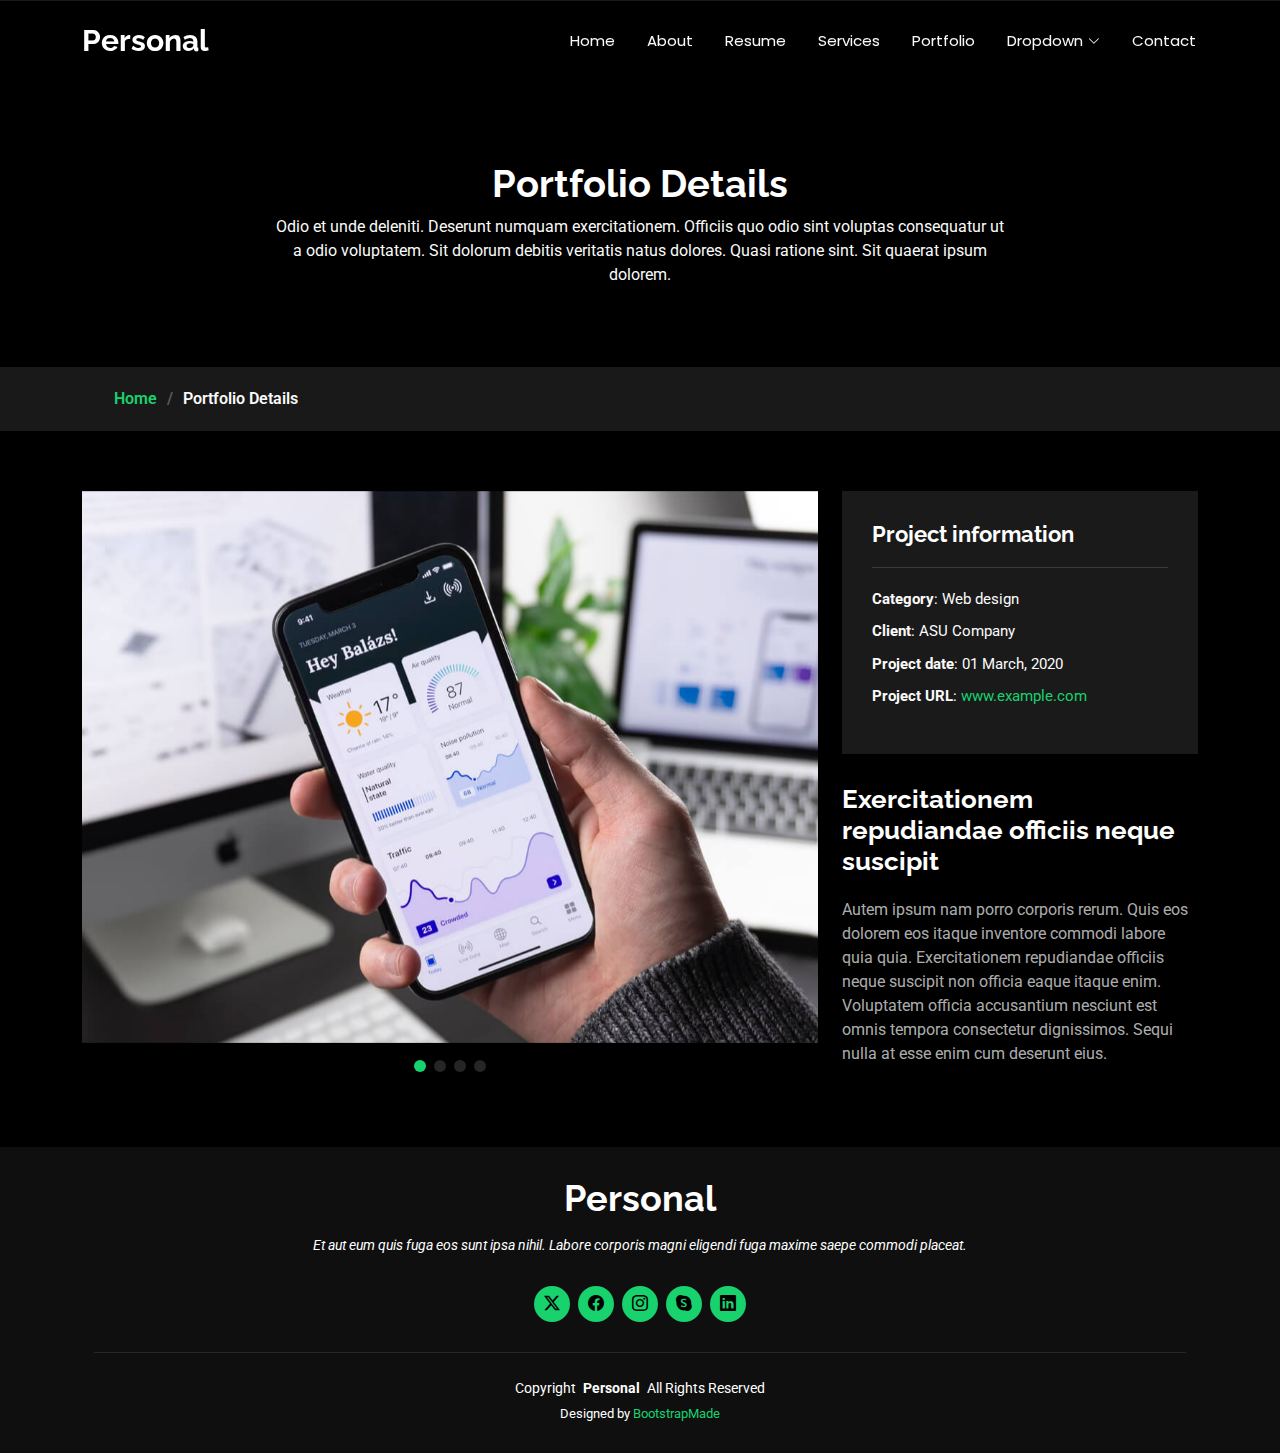
<file: Original Template/portfolio-details.html>
<!DOCTYPE html>
<html lang="en">

<head>
  <meta charset="utf-8">
  <meta content="width=device-width, initial-scale=1.0" name="viewport">
  <title>Portfolio Details - Personal Bootstrap Template</title>
  <meta name="description" content="">
  <meta name="keywords" content="">

  <!-- Favicons -->
  <link href="assets/img/favicon.png" rel="icon">
  <link href="assets/img/apple-touch-icon.png" rel="apple-touch-icon">

  <!-- Fonts -->
  <link href="https://fonts.googleapis.com" rel="preconnect">
  <link href="https://fonts.gstatic.com" rel="preconnect" crossorigin>
  <link href="https://fonts.googleapis.com/css2?family=Roboto:ital,wght@0,100;0,300;0,400;0,500;0,700;0,900;1,100;1,300;1,400;1,500;1,700;1,900&family=Poppins:ital,wght@0,100;0,200;0,300;0,400;0,500;0,600;0,700;0,800;0,900;1,100;1,200;1,300;1,400;1,500;1,600;1,700;1,800;1,900&family=Raleway:ital,wght@0,100;0,200;0,300;0,400;0,500;0,600;0,700;0,800;0,900;1,100;1,200;1,300;1,400;1,500;1,600;1,700;1,800;1,900&display=swap" rel="stylesheet">

  <!-- Vendor CSS Files -->
  <link href="assets/vendor/bootstrap/css/bootstrap.min.css" rel="stylesheet">
  <link href="assets/vendor/bootstrap-icons/bootstrap-icons.css" rel="stylesheet">
  <link href="assets/vendor/aos/aos.css" rel="stylesheet">
  <link href="assets/vendor/swiper/swiper-bundle.min.css" rel="stylesheet">
  <link href="assets/vendor/glightbox/css/glightbox.min.css" rel="stylesheet">

  <!-- Main CSS File -->
  <link href="assets/css/main.css" rel="stylesheet">

  <!-- =======================================================
  * Template Name: Personal
  * Template URL: https://bootstrapmade.com/personal-free-resume-bootstrap-template/
  * Updated: Nov 04 2024 with Bootstrap v5.3.3
  * Author: BootstrapMade.com
  * License: https://bootstrapmade.com/license/
  ======================================================== -->
</head>

<body class="portfolio-details-page">

  <header id="header" class="header d-flex align-items-center fixed-top">
    <div class="container-fluid container-xl position-relative d-flex align-items-center justify-content-between">

      <a href="index.html" class="logo d-flex align-items-center">
        <!-- Uncomment the line below if you also wish to use an image logo -->
        <!-- <img src="assets/img/logo.png" alt=""> -->
        <h1 class="sitename">Personal</h1>
      </a>

      <nav id="navmenu" class="navmenu">
        <ul>
          <li><a href="index.html">Home</a></li>
          <li><a href="about.html">About</a></li>
          <li><a href="resume.html">Resume</a></li>
          <li><a href="services.html">Services</a></li>
          <li><a href="portfolio.html">Portfolio</a></li>
          <li class="dropdown"><a href="#"><span>Dropdown</span> <i class="bi bi-chevron-down toggle-dropdown"></i></a>
            <ul>
              <li><a href="#">Dropdown 1</a></li>
              <li class="dropdown"><a href="#"><span>Deep Dropdown</span> <i class="bi bi-chevron-down toggle-dropdown"></i></a>
                <ul>
                  <li><a href="#">Deep Dropdown 1</a></li>
                  <li><a href="#">Deep Dropdown 2</a></li>
                  <li><a href="#">Deep Dropdown 3</a></li>
                  <li><a href="#">Deep Dropdown 4</a></li>
                  <li><a href="#">Deep Dropdown 5</a></li>
                </ul>
              </li>
              <li><a href="#">Dropdown 2</a></li>
              <li><a href="#">Dropdown 3</a></li>
              <li><a href="#">Dropdown 4</a></li>
            </ul>
          </li>
          <li><a href="contact.html">Contact</a></li>
        </ul>
        <i class="mobile-nav-toggle d-xl-none bi bi-list"></i>
      </nav>

    </div>
  </header>

  <main class="main">

    <!-- Page Title -->
    <div class="page-title" data-aos="fade">
      <div class="heading">
        <div class="container">
          <div class="row d-flex justify-content-center text-center">
            <div class="col-lg-8">
              <h1>Portfolio Details</h1>
              <p class="mb-0">Odio et unde deleniti. Deserunt numquam exercitationem. Officiis quo odio sint voluptas consequatur ut a odio voluptatem. Sit dolorum debitis veritatis natus dolores. Quasi ratione sint. Sit quaerat ipsum dolorem.</p>
            </div>
          </div>
        </div>
      </div>
      <nav class="breadcrumbs">
        <div class="container">
          <ol>
            <li><a href="index.html">Home</a></li>
            <li class="current">Portfolio Details</li>
          </ol>
        </div>
      </nav>
    </div><!-- End Page Title -->

    <!-- Portfolio Details Section -->
    <section id="portfolio-details" class="portfolio-details section">

      <div class="container" data-aos="fade-up" data-aos-delay="100">

        <div class="row gy-4">

          <div class="col-lg-8">
            <div class="portfolio-details-slider swiper init-swiper">

              <script type="application/json" class="swiper-config">
                {
                  "loop": true,
                  "speed": 600,
                  "autoplay": {
                    "delay": 5000
                  },
                  "slidesPerView": "auto",
                  "pagination": {
                    "el": ".swiper-pagination",
                    "type": "bullets",
                    "clickable": true
                  }
                }
              </script>

              <div class="swiper-wrapper align-items-center">

                <div class="swiper-slide">
                  <img src="assets/img/portfolio/app-1.jpg" alt="">
                </div>

                <div class="swiper-slide">
                  <img src="assets/img/portfolio/product-1.jpg" alt="">
                </div>

                <div class="swiper-slide">
                  <img src="assets/img/portfolio/branding-1.jpg" alt="">
                </div>

                <div class="swiper-slide">
                  <img src="assets/img/portfolio/books-1.jpg" alt="">
                </div>

              </div>
              <div class="swiper-pagination"></div>
            </div>
          </div>

          <div class="col-lg-4">
            <div class="portfolio-info" data-aos="fade-up" data-aos-delay="200">
              <h3>Project information</h3>
              <ul>
                <li><strong>Category</strong>: Web design</li>
                <li><strong>Client</strong>: ASU Company</li>
                <li><strong>Project date</strong>: 01 March, 2020</li>
                <li><strong>Project URL</strong>: <a href="#">www.example.com</a></li>
              </ul>
            </div>
            <div class="portfolio-description" data-aos="fade-up" data-aos-delay="300">
              <h2>Exercitationem repudiandae officiis neque suscipit</h2>
              <p>
                Autem ipsum nam porro corporis rerum. Quis eos dolorem eos itaque inventore commodi labore quia quia. Exercitationem repudiandae officiis neque suscipit non officia eaque itaque enim. Voluptatem officia accusantium nesciunt est omnis tempora consectetur dignissimos. Sequi nulla at esse enim cum deserunt eius.
              </p>
            </div>
          </div>

        </div>

      </div>

    </section><!-- /Portfolio Details Section -->

  </main>

  <footer id="footer" class="footer dark-background">
    <div class="container">
      <h3 class="sitename">Personal</h3>
      <p>Et aut eum quis fuga eos sunt ipsa nihil. Labore corporis magni eligendi fuga maxime saepe commodi placeat.</p>
      <div class="social-links d-flex justify-content-center">
        <a href=""><i class="bi bi-twitter-x"></i></a>
        <a href=""><i class="bi bi-facebook"></i></a>
        <a href=""><i class="bi bi-instagram"></i></a>
        <a href=""><i class="bi bi-skype"></i></a>
        <a href=""><i class="bi bi-linkedin"></i></a>
      </div>
      <div class="container">
        <div class="copyright">
          <span>Copyright</span> <strong class="px-1 sitename">Personal</strong> <span>All Rights Reserved</span>
        </div>
        <div class="credits">
          <!-- All the links in the footer should remain intact. -->
          <!-- You can delete the links only if you've purchased the pro version. -->
          <!-- Licensing information: https://bootstrapmade.com/license/ -->
          <!-- Purchase the pro version with working PHP/AJAX contact form: [buy-url] -->
          Designed by <a href="https://bootstrapmade.com/">BootstrapMade</a>
        </div>
      </div>
    </div>
  </footer>

  <!-- Scroll Top -->
  <a href="#" id="scroll-top" class="scroll-top d-flex align-items-center justify-content-center"><i class="bi bi-arrow-up-short"></i></a>

  <!-- Preloader -->
  <div id="preloader"></div>

  <!-- Vendor JS Files -->
  <script src="assets/vendor/bootstrap/js/bootstrap.bundle.min.js"></script>
  <script src="assets/vendor/php-email-form/validate.js"></script>
  <script src="assets/vendor/aos/aos.js"></script>
  <script src="assets/vendor/typed.js/typed.umd.js"></script>
  <script src="assets/vendor/purecounter/purecounter_vanilla.js"></script>
  <script src="assets/vendor/waypoints/noframework.waypoints.js"></script>
  <script src="assets/vendor/swiper/swiper-bundle.min.js"></script>
  <script src="assets/vendor/glightbox/js/glightbox.min.js"></script>
  <script src="assets/vendor/imagesloaded/imagesloaded.pkgd.min.js"></script>
  <script src="assets/vendor/isotope-layout/isotope.pkgd.min.js"></script>

  <!-- Main JS File -->
  <script src="assets/js/main.js"></script>

</body>

</html>
</file>
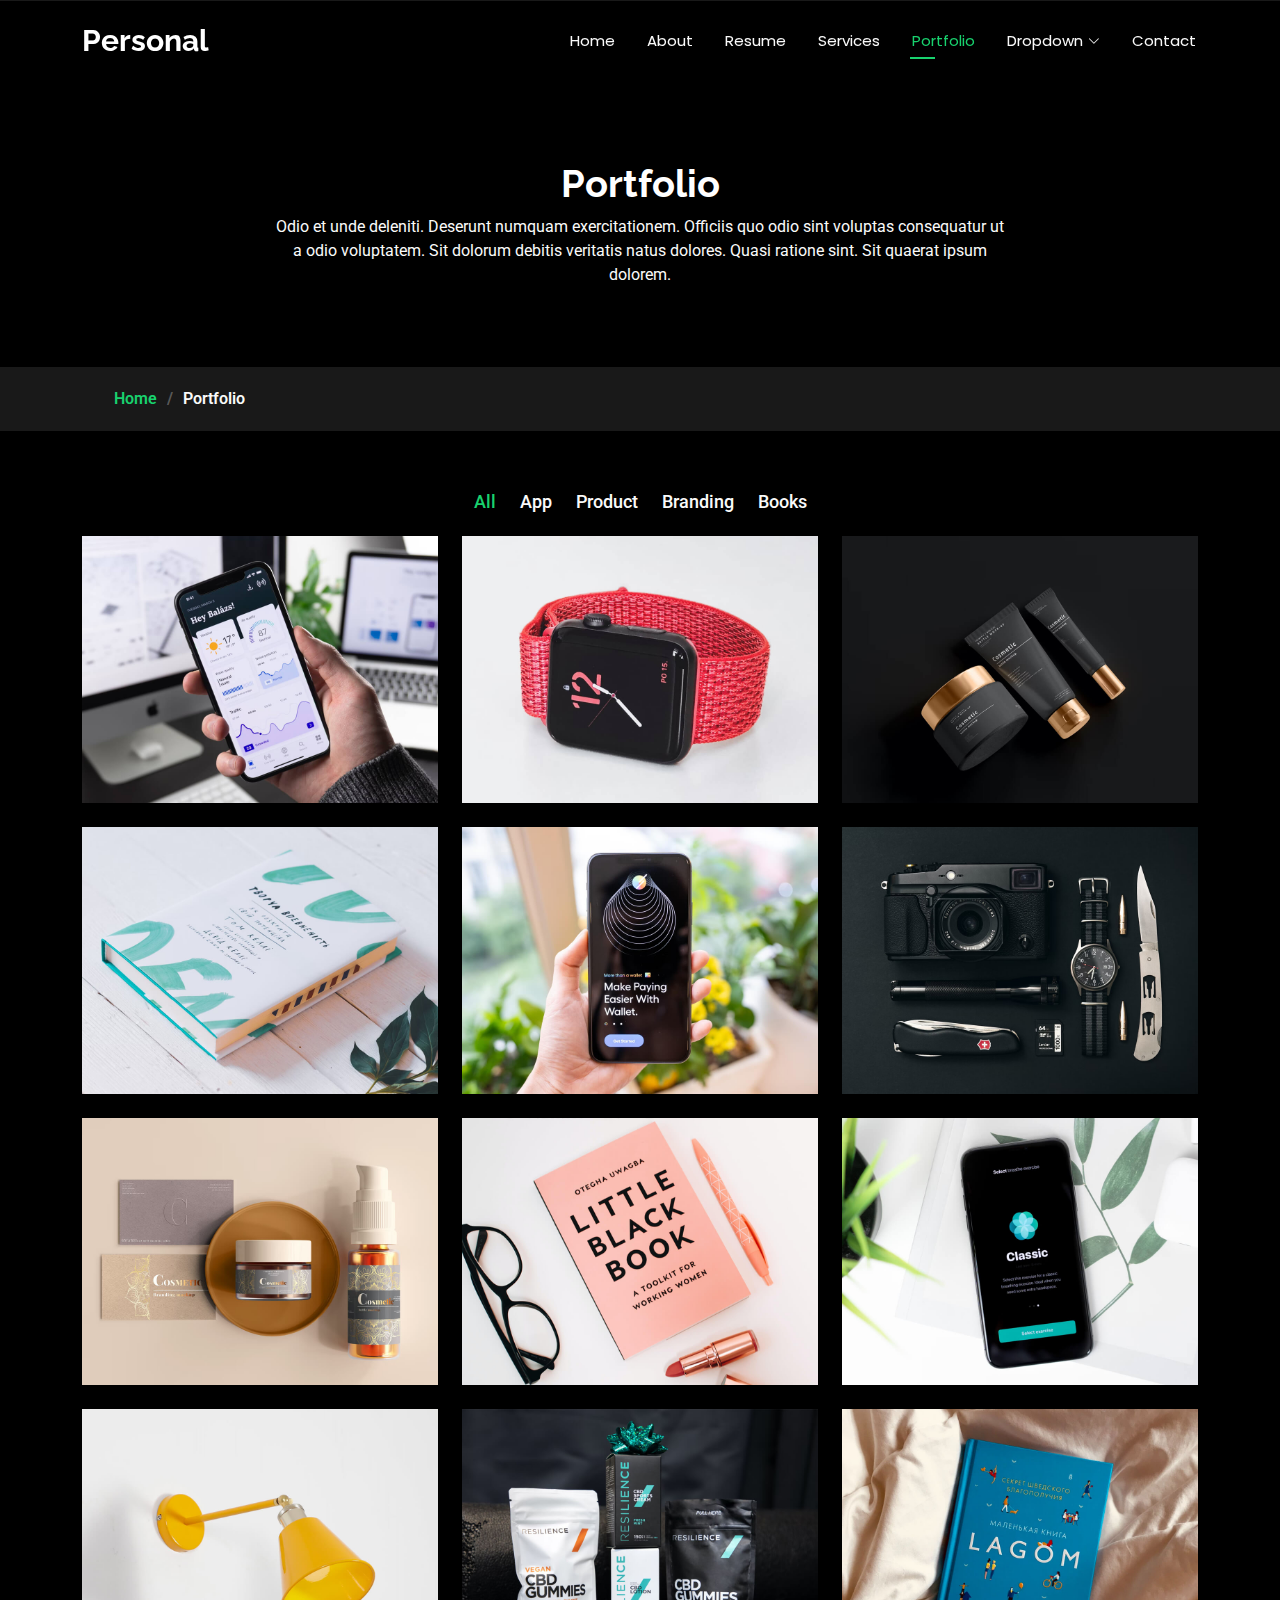
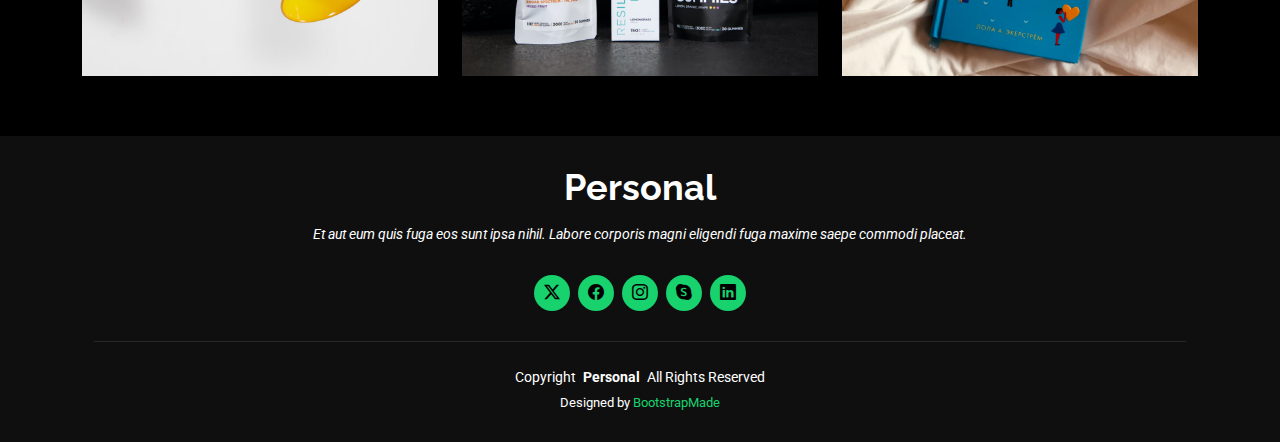
<file: Original Template/portfolio.html>
<!DOCTYPE html>
<html lang="en">

<head>
  <meta charset="utf-8">
  <meta content="width=device-width, initial-scale=1.0" name="viewport">
  <title>Portfolio - Personal Bootstrap Template</title>
  <meta name="description" content="">
  <meta name="keywords" content="">

  <!-- Favicons -->
  <link href="assets/img/favicon.png" rel="icon">
  <link href="assets/img/apple-touch-icon.png" rel="apple-touch-icon">

  <!-- Fonts -->
  <link href="https://fonts.googleapis.com" rel="preconnect">
  <link href="https://fonts.gstatic.com" rel="preconnect" crossorigin>
  <link href="https://fonts.googleapis.com/css2?family=Roboto:ital,wght@0,100;0,300;0,400;0,500;0,700;0,900;1,100;1,300;1,400;1,500;1,700;1,900&family=Poppins:ital,wght@0,100;0,200;0,300;0,400;0,500;0,600;0,700;0,800;0,900;1,100;1,200;1,300;1,400;1,500;1,600;1,700;1,800;1,900&family=Raleway:ital,wght@0,100;0,200;0,300;0,400;0,500;0,600;0,700;0,800;0,900;1,100;1,200;1,300;1,400;1,500;1,600;1,700;1,800;1,900&display=swap" rel="stylesheet">

  <!-- Vendor CSS Files -->
  <link href="assets/vendor/bootstrap/css/bootstrap.min.css" rel="stylesheet">
  <link href="assets/vendor/bootstrap-icons/bootstrap-icons.css" rel="stylesheet">
  <link href="assets/vendor/aos/aos.css" rel="stylesheet">
  <link href="assets/vendor/swiper/swiper-bundle.min.css" rel="stylesheet">
  <link href="assets/vendor/glightbox/css/glightbox.min.css" rel="stylesheet">

  <!-- Main CSS File -->
  <link href="assets/css/main.css" rel="stylesheet">

  <!-- =======================================================
  * Template Name: Personal
  * Template URL: https://bootstrapmade.com/personal-free-resume-bootstrap-template/
  * Updated: Nov 04 2024 with Bootstrap v5.3.3
  * Author: BootstrapMade.com
  * License: https://bootstrapmade.com/license/
  ======================================================== -->
</head>

<body class="portfolio-page">

  <header id="header" class="header d-flex align-items-center fixed-top">
    <div class="container-fluid container-xl position-relative d-flex align-items-center justify-content-between">

      <a href="index.html" class="logo d-flex align-items-center">
        <!-- Uncomment the line below if you also wish to use an image logo -->
        <!-- <img src="assets/img/logo.png" alt=""> -->
        <h1 class="sitename">Personal</h1>
      </a>

      <nav id="navmenu" class="navmenu">
        <ul>
          <li><a href="index.html">Home</a></li>
          <li><a href="about.html">About</a></li>
          <li><a href="resume.html">Resume</a></li>
          <li><a href="services.html">Services</a></li>
          <li><a href="portfolio.html" class="active">Portfolio</a></li>
          <li class="dropdown"><a href="#"><span>Dropdown</span> <i class="bi bi-chevron-down toggle-dropdown"></i></a>
            <ul>
              <li><a href="#">Dropdown 1</a></li>
              <li class="dropdown"><a href="#"><span>Deep Dropdown</span> <i class="bi bi-chevron-down toggle-dropdown"></i></a>
                <ul>
                  <li><a href="#">Deep Dropdown 1</a></li>
                  <li><a href="#">Deep Dropdown 2</a></li>
                  <li><a href="#">Deep Dropdown 3</a></li>
                  <li><a href="#">Deep Dropdown 4</a></li>
                  <li><a href="#">Deep Dropdown 5</a></li>
                </ul>
              </li>
              <li><a href="#">Dropdown 2</a></li>
              <li><a href="#">Dropdown 3</a></li>
              <li><a href="#">Dropdown 4</a></li>
            </ul>
          </li>
          <li><a href="contact.html">Contact</a></li>
        </ul>
        <i class="mobile-nav-toggle d-xl-none bi bi-list"></i>
      </nav>

    </div>
  </header>

  <main class="main">

    <!-- Page Title -->
    <div class="page-title" data-aos="fade">
      <div class="heading">
        <div class="container">
          <div class="row d-flex justify-content-center text-center">
            <div class="col-lg-8">
              <h1>Portfolio</h1>
              <p class="mb-0">Odio et unde deleniti. Deserunt numquam exercitationem. Officiis quo odio sint voluptas consequatur ut a odio voluptatem. Sit dolorum debitis veritatis natus dolores. Quasi ratione sint. Sit quaerat ipsum dolorem.</p>
            </div>
          </div>
        </div>
      </div>
      <nav class="breadcrumbs">
        <div class="container">
          <ol>
            <li><a href="index.html">Home</a></li>
            <li class="current">Portfolio</li>
          </ol>
        </div>
      </nav>
    </div><!-- End Page Title -->

    <!-- Portfolio Section -->
    <section id="portfolio" class="portfolio section">

      <div class="container">

        <div class="isotope-layout" data-default-filter="*" data-layout="masonry" data-sort="original-order">

          <ul class="portfolio-filters isotope-filters" data-aos="fade-up" data-aos-delay="100">
            <li data-filter="*" class="filter-active">All</li>
            <li data-filter=".filter-app">App</li>
            <li data-filter=".filter-product">Product</li>
            <li data-filter=".filter-branding">Branding</li>
            <li data-filter=".filter-books">Books</li>
          </ul><!-- End Portfolio Filters -->

          <div class="row gy-4 isotope-container" data-aos="fade-up" data-aos-delay="200">

            <div class="col-lg-4 col-md-6 portfolio-item isotope-item filter-app">
              <div class="portfolio-content h-100">
                <img src="assets/img/portfolio/app-1.jpg" class="img-fluid" alt="">
                <div class="portfolio-info">
                  <h4>App 1</h4>
                  <p>Lorem ipsum, dolor sit amet consectetur</p>
                  <a href="assets/img/portfolio/app-1.jpg" title="App 1" data-gallery="portfolio-gallery-app" class="glightbox preview-link"><i class="bi bi-zoom-in"></i></a>
                  <a href="portfolio-details.html" title="More Details" class="details-link"><i class="bi bi-link-45deg"></i></a>
                </div>
              </div>
            </div><!-- End Portfolio Item -->

            <div class="col-lg-4 col-md-6 portfolio-item isotope-item filter-product">
              <div class="portfolio-content h-100">
                <img src="assets/img/portfolio/product-1.jpg" class="img-fluid" alt="">
                <div class="portfolio-info">
                  <h4>Product 1</h4>
                  <p>Lorem ipsum, dolor sit amet consectetur</p>
                  <a href="assets/img/portfolio/product-1.jpg" title="Product 1" data-gallery="portfolio-gallery-product" class="glightbox preview-link"><i class="bi bi-zoom-in"></i></a>
                  <a href="portfolio-details.html" title="More Details" class="details-link"><i class="bi bi-link-45deg"></i></a>
                </div>
              </div>
            </div><!-- End Portfolio Item -->

            <div class="col-lg-4 col-md-6 portfolio-item isotope-item filter-branding">
              <div class="portfolio-content h-100">
                <img src="assets/img/portfolio/branding-1.jpg" class="img-fluid" alt="">
                <div class="portfolio-info">
                  <h4>Branding 1</h4>
                  <p>Lorem ipsum, dolor sit amet consectetur</p>
                  <a href="assets/img/portfolio/branding-1.jpg" title="Branding 1" data-gallery="portfolio-gallery-branding" class="glightbox preview-link"><i class="bi bi-zoom-in"></i></a>
                  <a href="portfolio-details.html" title="More Details" class="details-link"><i class="bi bi-link-45deg"></i></a>
                </div>
              </div>
            </div><!-- End Portfolio Item -->

            <div class="col-lg-4 col-md-6 portfolio-item isotope-item filter-books">
              <div class="portfolio-content h-100">
                <img src="assets/img/portfolio/books-1.jpg" class="img-fluid" alt="">
                <div class="portfolio-info">
                  <h4>Books 1</h4>
                  <p>Lorem ipsum, dolor sit amet consectetur</p>
                  <a href="assets/img/portfolio/books-1.jpg" title="Branding 1" data-gallery="portfolio-gallery-book" class="glightbox preview-link"><i class="bi bi-zoom-in"></i></a>
                  <a href="portfolio-details.html" title="More Details" class="details-link"><i class="bi bi-link-45deg"></i></a>
                </div>
              </div>
            </div><!-- End Portfolio Item -->

            <div class="col-lg-4 col-md-6 portfolio-item isotope-item filter-app">
              <div class="portfolio-content h-100">
                <img src="assets/img/portfolio/app-2.jpg" class="img-fluid" alt="">
                <div class="portfolio-info">
                  <h4>App 2</h4>
                  <p>Lorem ipsum, dolor sit amet consectetur</p>
                  <a href="assets/img/portfolio/app-2.jpg" title="App 2" data-gallery="portfolio-gallery-app" class="glightbox preview-link"><i class="bi bi-zoom-in"></i></a>
                  <a href="portfolio-details.html" title="More Details" class="details-link"><i class="bi bi-link-45deg"></i></a>
                </div>
              </div>
            </div><!-- End Portfolio Item -->

            <div class="col-lg-4 col-md-6 portfolio-item isotope-item filter-product">
              <div class="portfolio-content h-100">
                <img src="assets/img/portfolio/product-2.jpg" class="img-fluid" alt="">
                <div class="portfolio-info">
                  <h4>Product 2</h4>
                  <p>Lorem ipsum, dolor sit amet consectetur</p>
                  <a href="assets/img/portfolio/product-2.jpg" title="Product 2" data-gallery="portfolio-gallery-product" class="glightbox preview-link"><i class="bi bi-zoom-in"></i></a>
                  <a href="portfolio-details.html" title="More Details" class="details-link"><i class="bi bi-link-45deg"></i></a>
                </div>
              </div>
            </div><!-- End Portfolio Item -->

            <div class="col-lg-4 col-md-6 portfolio-item isotope-item filter-branding">
              <div class="portfolio-content h-100">
                <img src="assets/img/portfolio/branding-2.jpg" class="img-fluid" alt="">
                <div class="portfolio-info">
                  <h4>Branding 2</h4>
                  <p>Lorem ipsum, dolor sit amet consectetur</p>
                  <a href="assets/img/portfolio/branding-2.jpg" title="Branding 2" data-gallery="portfolio-gallery-branding" class="glightbox preview-link"><i class="bi bi-zoom-in"></i></a>
                  <a href="portfolio-details.html" title="More Details" class="details-link"><i class="bi bi-link-45deg"></i></a>
                </div>
              </div>
            </div><!-- End Portfolio Item -->

            <div class="col-lg-4 col-md-6 portfolio-item isotope-item filter-books">
              <div class="portfolio-content h-100">
                <img src="assets/img/portfolio/books-2.jpg" class="img-fluid" alt="">
                <div class="portfolio-info">
                  <h4>Books 2</h4>
                  <p>Lorem ipsum, dolor sit amet consectetur</p>
                  <a href="assets/img/portfolio/books-2.jpg" title="Branding 2" data-gallery="portfolio-gallery-book" class="glightbox preview-link"><i class="bi bi-zoom-in"></i></a>
                  <a href="portfolio-details.html" title="More Details" class="details-link"><i class="bi bi-link-45deg"></i></a>
                </div>
              </div>
            </div><!-- End Portfolio Item -->

            <div class="col-lg-4 col-md-6 portfolio-item isotope-item filter-app">
              <div class="portfolio-content h-100">
                <img src="assets/img/portfolio/app-3.jpg" class="img-fluid" alt="">
                <div class="portfolio-info">
                  <h4>App 3</h4>
                  <p>Lorem ipsum, dolor sit amet consectetur</p>
                  <a href="assets/img/portfolio/app-3.jpg" title="App 3" data-gallery="portfolio-gallery-app" class="glightbox preview-link"><i class="bi bi-zoom-in"></i></a>
                  <a href="portfolio-details.html" title="More Details" class="details-link"><i class="bi bi-link-45deg"></i></a>
                </div>
              </div>
            </div><!-- End Portfolio Item -->

            <div class="col-lg-4 col-md-6 portfolio-item isotope-item filter-product">
              <div class="portfolio-content h-100">
                <img src="assets/img/portfolio/product-3.jpg" class="img-fluid" alt="">
                <div class="portfolio-info">
                  <h4>Product 3</h4>
                  <p>Lorem ipsum, dolor sit amet consectetur</p>
                  <a href="assets/img/portfolio/product-3.jpg" title="Product 3" data-gallery="portfolio-gallery-product" class="glightbox preview-link"><i class="bi bi-zoom-in"></i></a>
                  <a href="portfolio-details.html" title="More Details" class="details-link"><i class="bi bi-link-45deg"></i></a>
                </div>
              </div>
            </div><!-- End Portfolio Item -->

            <div class="col-lg-4 col-md-6 portfolio-item isotope-item filter-branding">
              <div class="portfolio-content h-100">
                <img src="assets/img/portfolio/branding-3.jpg" class="img-fluid" alt="">
                <div class="portfolio-info">
                  <h4>Branding 3</h4>
                  <p>Lorem ipsum, dolor sit amet consectetur</p>
                  <a href="assets/img/portfolio/branding-3.jpg" title="Branding 2" data-gallery="portfolio-gallery-branding" class="glightbox preview-link"><i class="bi bi-zoom-in"></i></a>
                  <a href="portfolio-details.html" title="More Details" class="details-link"><i class="bi bi-link-45deg"></i></a>
                </div>
              </div>
            </div><!-- End Portfolio Item -->

            <div class="col-lg-4 col-md-6 portfolio-item isotope-item filter-books">
              <div class="portfolio-content h-100">
                <img src="assets/img/portfolio/books-3.jpg" class="img-fluid" alt="">
                <div class="portfolio-info">
                  <h4>Books 3</h4>
                  <p>Lorem ipsum, dolor sit amet consectetur</p>
                  <a href="assets/img/portfolio/books-3.jpg" title="Branding 3" data-gallery="portfolio-gallery-book" class="glightbox preview-link"><i class="bi bi-zoom-in"></i></a>
                  <a href="portfolio-details.html" title="More Details" class="details-link"><i class="bi bi-link-45deg"></i></a>
                </div>
              </div>
            </div><!-- End Portfolio Item -->

          </div><!-- End Portfolio Container -->

        </div>

      </div>

    </section><!-- /Portfolio Section -->

  </main>

  <footer id="footer" class="footer dark-background">
    <div class="container">
      <h3 class="sitename">Personal</h3>
      <p>Et aut eum quis fuga eos sunt ipsa nihil. Labore corporis magni eligendi fuga maxime saepe commodi placeat.</p>
      <div class="social-links d-flex justify-content-center">
        <a href=""><i class="bi bi-twitter-x"></i></a>
        <a href=""><i class="bi bi-facebook"></i></a>
        <a href=""><i class="bi bi-instagram"></i></a>
        <a href=""><i class="bi bi-skype"></i></a>
        <a href=""><i class="bi bi-linkedin"></i></a>
      </div>
      <div class="container">
        <div class="copyright">
          <span>Copyright</span> <strong class="px-1 sitename">Personal</strong> <span>All Rights Reserved</span>
        </div>
        <div class="credits">
          <!-- All the links in the footer should remain intact. -->
          <!-- You can delete the links only if you've purchased the pro version. -->
          <!-- Licensing information: https://bootstrapmade.com/license/ -->
          <!-- Purchase the pro version with working PHP/AJAX contact form: [buy-url] -->
          Designed by <a href="https://bootstrapmade.com/">BootstrapMade</a>
        </div>
      </div>
    </div>
  </footer>

  <!-- Scroll Top -->
  <a href="#" id="scroll-top" class="scroll-top d-flex align-items-center justify-content-center"><i class="bi bi-arrow-up-short"></i></a>

  <!-- Preloader -->
  <div id="preloader"></div>

  <!-- Vendor JS Files -->
  <script src="assets/vendor/bootstrap/js/bootstrap.bundle.min.js"></script>
  <script src="assets/vendor/php-email-form/validate.js"></script>
  <script src="assets/vendor/aos/aos.js"></script>
  <script src="assets/vendor/typed.js/typed.umd.js"></script>
  <script src="assets/vendor/purecounter/purecounter_vanilla.js"></script>
  <script src="assets/vendor/waypoints/noframework.waypoints.js"></script>
  <script src="assets/vendor/swiper/swiper-bundle.min.js"></script>
  <script src="assets/vendor/glightbox/js/glightbox.min.js"></script>
  <script src="assets/vendor/imagesloaded/imagesloaded.pkgd.min.js"></script>
  <script src="assets/vendor/isotope-layout/isotope.pkgd.min.js"></script>

  <!-- Main JS File -->
  <script src="assets/js/main.js"></script>

</body>

</html>
</file>
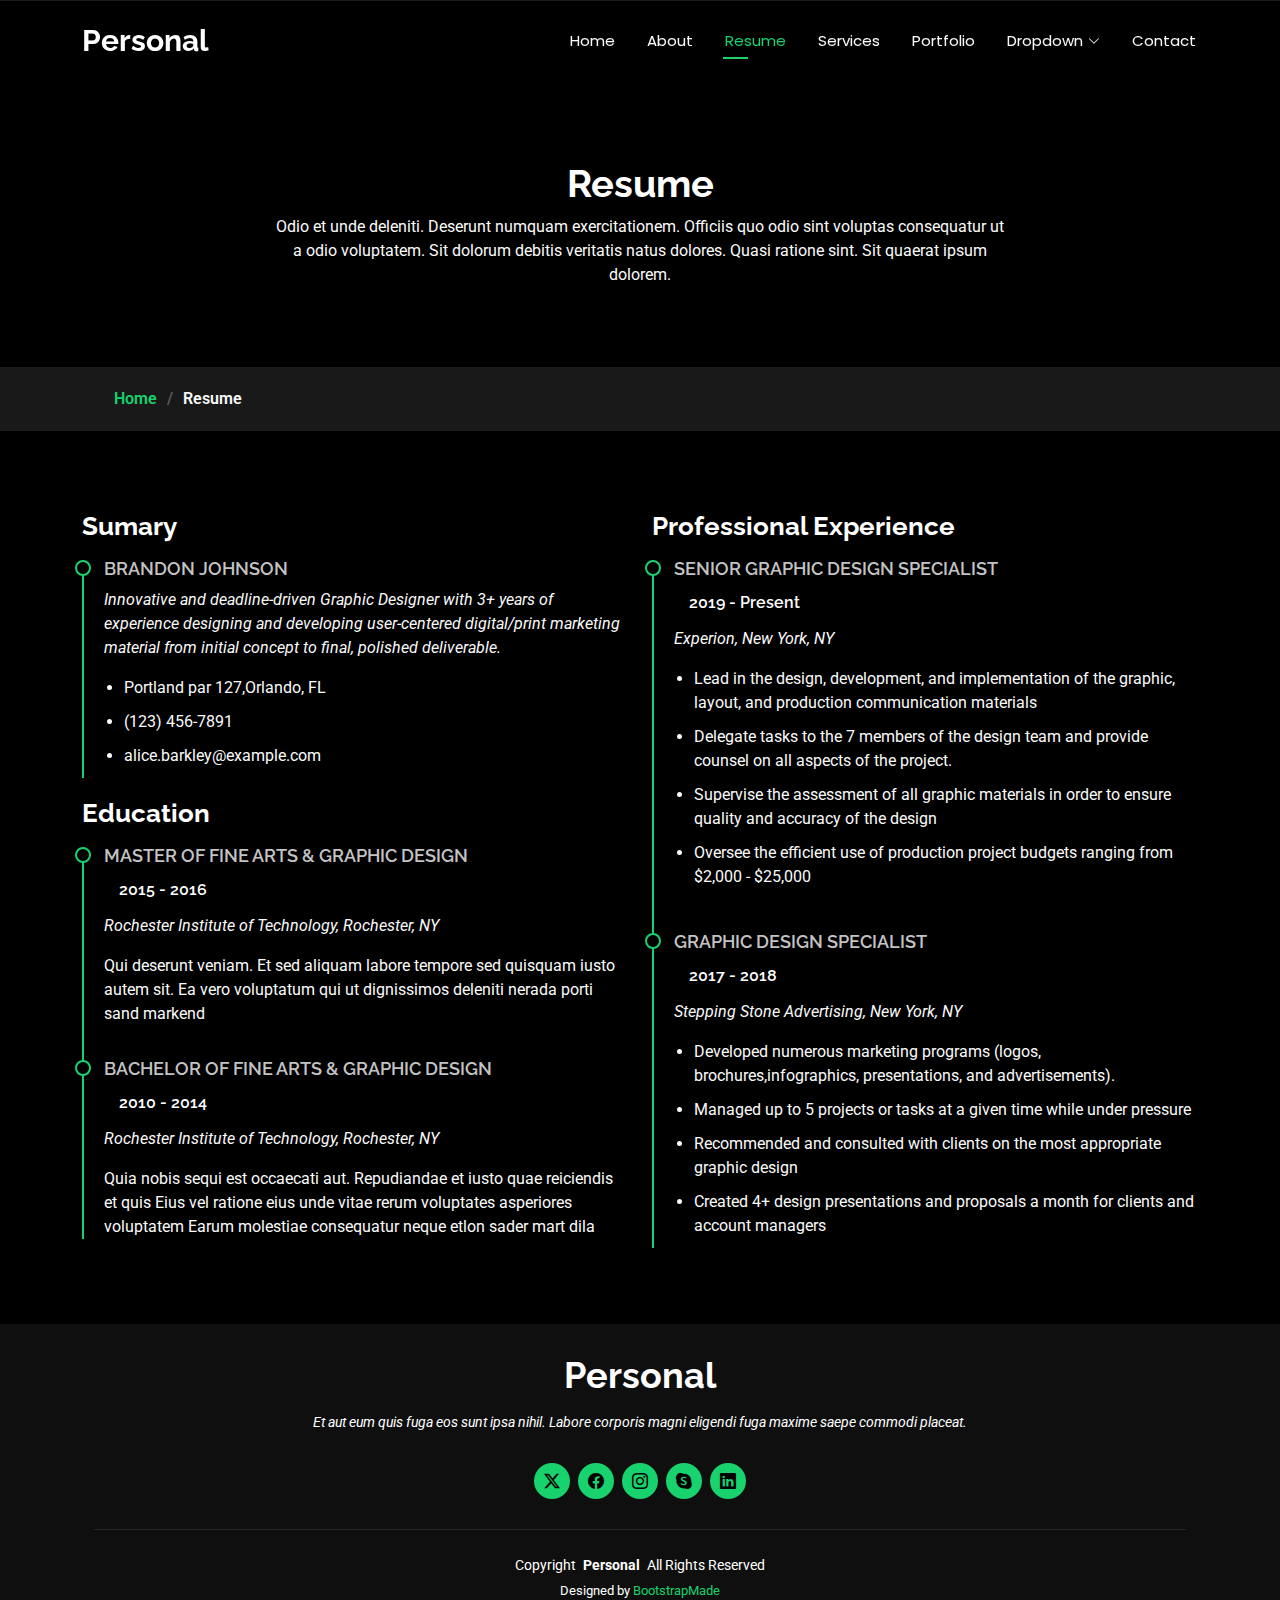
<file: Original Template/resume.html>
<!DOCTYPE html>
<html lang="en">

<head>
  <meta charset="utf-8">
  <meta content="width=device-width, initial-scale=1.0" name="viewport">
  <title>Resume - Personal Bootstrap Template</title>
  <meta name="description" content="">
  <meta name="keywords" content="">

  <!-- Favicons -->
  <link href="assets/img/favicon.png" rel="icon">
  <link href="assets/img/apple-touch-icon.png" rel="apple-touch-icon">

  <!-- Fonts -->
  <link href="https://fonts.googleapis.com" rel="preconnect">
  <link href="https://fonts.gstatic.com" rel="preconnect" crossorigin>
  <link href="https://fonts.googleapis.com/css2?family=Roboto:ital,wght@0,100;0,300;0,400;0,500;0,700;0,900;1,100;1,300;1,400;1,500;1,700;1,900&family=Poppins:ital,wght@0,100;0,200;0,300;0,400;0,500;0,600;0,700;0,800;0,900;1,100;1,200;1,300;1,400;1,500;1,600;1,700;1,800;1,900&family=Raleway:ital,wght@0,100;0,200;0,300;0,400;0,500;0,600;0,700;0,800;0,900;1,100;1,200;1,300;1,400;1,500;1,600;1,700;1,800;1,900&display=swap" rel="stylesheet">

  <!-- Vendor CSS Files -->
  <link href="assets/vendor/bootstrap/css/bootstrap.min.css" rel="stylesheet">
  <link href="assets/vendor/bootstrap-icons/bootstrap-icons.css" rel="stylesheet">
  <link href="assets/vendor/aos/aos.css" rel="stylesheet">
  <link href="assets/vendor/swiper/swiper-bundle.min.css" rel="stylesheet">
  <link href="assets/vendor/glightbox/css/glightbox.min.css" rel="stylesheet">

  <!-- Main CSS File -->
  <link href="assets/css/main.css" rel="stylesheet">

  <!-- =======================================================
  * Template Name: Personal
  * Template URL: https://bootstrapmade.com/personal-free-resume-bootstrap-template/
  * Updated: Nov 04 2024 with Bootstrap v5.3.3
  * Author: BootstrapMade.com
  * License: https://bootstrapmade.com/license/
  ======================================================== -->
</head>

<body class="resume-page">

  <header id="header" class="header d-flex align-items-center fixed-top">
    <div class="container-fluid container-xl position-relative d-flex align-items-center justify-content-between">

      <a href="index.html" class="logo d-flex align-items-center">
        <!-- Uncomment the line below if you also wish to use an image logo -->
        <!-- <img src="assets/img/logo.png" alt=""> -->
        <h1 class="sitename">Personal</h1>
      </a>

      <nav id="navmenu" class="navmenu">
        <ul>
          <li><a href="index.html">Home</a></li>
          <li><a href="about.html">About</a></li>
          <li><a href="resume.html" class="active">Resume</a></li>
          <li><a href="services.html">Services</a></li>
          <li><a href="portfolio.html">Portfolio</a></li>
          <li class="dropdown"><a href="#"><span>Dropdown</span> <i class="bi bi-chevron-down toggle-dropdown"></i></a>
            <ul>
              <li><a href="#">Dropdown 1</a></li>
              <li class="dropdown"><a href="#"><span>Deep Dropdown</span> <i class="bi bi-chevron-down toggle-dropdown"></i></a>
                <ul>
                  <li><a href="#">Deep Dropdown 1</a></li>
                  <li><a href="#">Deep Dropdown 2</a></li>
                  <li><a href="#">Deep Dropdown 3</a></li>
                  <li><a href="#">Deep Dropdown 4</a></li>
                  <li><a href="#">Deep Dropdown 5</a></li>
                </ul>
              </li>
              <li><a href="#">Dropdown 2</a></li>
              <li><a href="#">Dropdown 3</a></li>
              <li><a href="#">Dropdown 4</a></li>
            </ul>
          </li>
          <li><a href="contact.html">Contact</a></li>
        </ul>
        <i class="mobile-nav-toggle d-xl-none bi bi-list"></i>
      </nav>

    </div>
  </header>

  <main class="main">

    <!-- Page Title -->
    <div class="page-title" data-aos="fade">
      <div class="heading">
        <div class="container">
          <div class="row d-flex justify-content-center text-center">
            <div class="col-lg-8">
              <h1>Resume</h1>
              <p class="mb-0">Odio et unde deleniti. Deserunt numquam exercitationem. Officiis quo odio sint voluptas consequatur ut a odio voluptatem. Sit dolorum debitis veritatis natus dolores. Quasi ratione sint. Sit quaerat ipsum dolorem.</p>
            </div>
          </div>
        </div>
      </div>
      <nav class="breadcrumbs">
        <div class="container">
          <ol>
            <li><a href="index.html">Home</a></li>
            <li class="current">Resume</li>
          </ol>
        </div>
      </nav>
    </div><!-- End Page Title -->

    <!-- Resume Section -->
    <section id="resume" class="resume section">

      <div class="container">

        <div class="row">

          <div class="col-lg-6" data-aos="fade-up" data-aos-delay="100">
            <h3 class="resume-title">Sumary</h3>

            <div class="resume-item pb-0">
              <h4>Brandon Johnson</h4>
              <p><em>Innovative and deadline-driven Graphic Designer with 3+ years of experience designing and developing user-centered digital/print marketing material from initial concept to final, polished deliverable.</em></p>
              <ul>
                <li>Portland par 127,Orlando, FL</li>
                <li>(123) 456-7891</li>
                <li>alice.barkley@example.com</li>
              </ul>
            </div><!-- Edn Resume Item -->

            <h3 class="resume-title">Education</h3>
            <div class="resume-item">
              <h4>Master of Fine Arts &amp; Graphic Design</h4>
              <h5>2015 - 2016</h5>
              <p><em>Rochester Institute of Technology, Rochester, NY</em></p>
              <p>Qui deserunt veniam. Et sed aliquam labore tempore sed quisquam iusto autem sit. Ea vero voluptatum qui ut dignissimos deleniti nerada porti sand markend</p>
            </div><!-- Edn Resume Item -->

            <div class="resume-item">
              <h4>Bachelor of Fine Arts &amp; Graphic Design</h4>
              <h5>2010 - 2014</h5>
              <p><em>Rochester Institute of Technology, Rochester, NY</em></p>
              <p>Quia nobis sequi est occaecati aut. Repudiandae et iusto quae reiciendis et quis Eius vel ratione eius unde vitae rerum voluptates asperiores voluptatem Earum molestiae consequatur neque etlon sader mart dila</p>
            </div><!-- Edn Resume Item -->

          </div>

          <div class="col-lg-6" data-aos="fade-up" data-aos-delay="200">
            <h3 class="resume-title">Professional Experience</h3>
            <div class="resume-item">
              <h4>Senior graphic design specialist</h4>
              <h5>2019 - Present</h5>
              <p><em>Experion, New York, NY </em></p>
              <ul>
                <li>Lead in the design, development, and implementation of the graphic, layout, and production communication materials</li>
                <li>Delegate tasks to the 7 members of the design team and provide counsel on all aspects of the project. </li>
                <li>Supervise the assessment of all graphic materials in order to ensure quality and accuracy of the design</li>
                <li>Oversee the efficient use of production project budgets ranging from $2,000 - $25,000</li>
              </ul>
            </div><!-- Edn Resume Item -->

            <div class="resume-item">
              <h4>Graphic design specialist</h4>
              <h5>2017 - 2018</h5>
              <p><em>Stepping Stone Advertising, New York, NY</em></p>
              <ul>
                <li>Developed numerous marketing programs (logos, brochures,infographics, presentations, and advertisements).</li>
                <li>Managed up to 5 projects or tasks at a given time while under pressure</li>
                <li>Recommended and consulted with clients on the most appropriate graphic design</li>
                <li>Created 4+ design presentations and proposals a month for clients and account managers</li>
              </ul>
            </div><!-- Edn Resume Item -->

          </div>

        </div>

      </div>

    </section><!-- /Resume Section -->

  </main>

  <footer id="footer" class="footer dark-background">
    <div class="container">
      <h3 class="sitename">Personal</h3>
      <p>Et aut eum quis fuga eos sunt ipsa nihil. Labore corporis magni eligendi fuga maxime saepe commodi placeat.</p>
      <div class="social-links d-flex justify-content-center">
        <a href=""><i class="bi bi-twitter-x"></i></a>
        <a href=""><i class="bi bi-facebook"></i></a>
        <a href=""><i class="bi bi-instagram"></i></a>
        <a href=""><i class="bi bi-skype"></i></a>
        <a href=""><i class="bi bi-linkedin"></i></a>
      </div>
      <div class="container">
        <div class="copyright">
          <span>Copyright</span> <strong class="px-1 sitename">Personal</strong> <span>All Rights Reserved</span>
        </div>
        <div class="credits">
          <!-- All the links in the footer should remain intact. -->
          <!-- You can delete the links only if you've purchased the pro version. -->
          <!-- Licensing information: https://bootstrapmade.com/license/ -->
          <!-- Purchase the pro version with working PHP/AJAX contact form: [buy-url] -->
          Designed by <a href="https://bootstrapmade.com/">BootstrapMade</a>
        </div>
      </div>
    </div>
  </footer>

  <!-- Scroll Top -->
  <a href="#" id="scroll-top" class="scroll-top d-flex align-items-center justify-content-center"><i class="bi bi-arrow-up-short"></i></a>

  <!-- Preloader -->
  <div id="preloader"></div>

  <!-- Vendor JS Files -->
  <script src="assets/vendor/bootstrap/js/bootstrap.bundle.min.js"></script>
  <script src="assets/vendor/php-email-form/validate.js"></script>
  <script src="assets/vendor/aos/aos.js"></script>
  <script src="assets/vendor/typed.js/typed.umd.js"></script>
  <script src="assets/vendor/purecounter/purecounter_vanilla.js"></script>
  <script src="assets/vendor/waypoints/noframework.waypoints.js"></script>
  <script src="assets/vendor/swiper/swiper-bundle.min.js"></script>
  <script src="assets/vendor/glightbox/js/glightbox.min.js"></script>
  <script src="assets/vendor/imagesloaded/imagesloaded.pkgd.min.js"></script>
  <script src="assets/vendor/isotope-layout/isotope.pkgd.min.js"></script>

  <!-- Main JS File -->
  <script src="assets/js/main.js"></script>

</body>

</html>
</file>
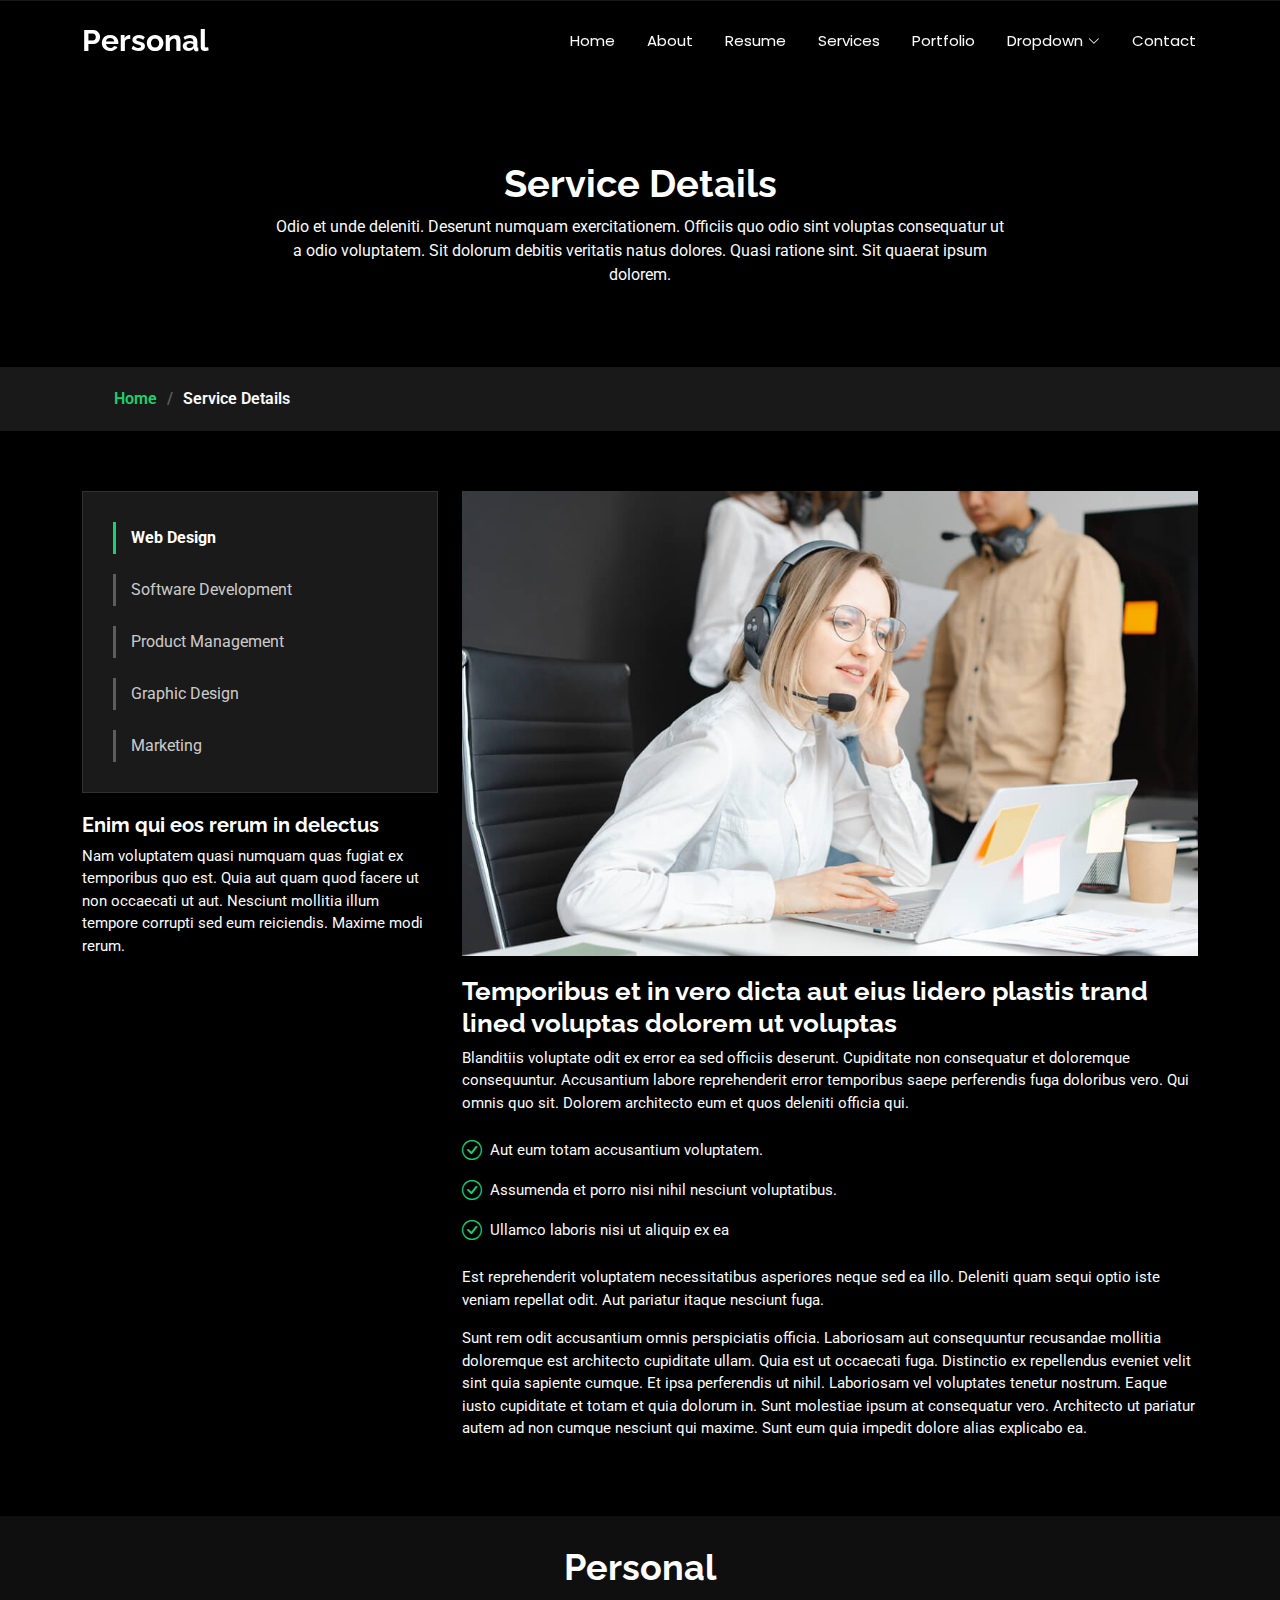
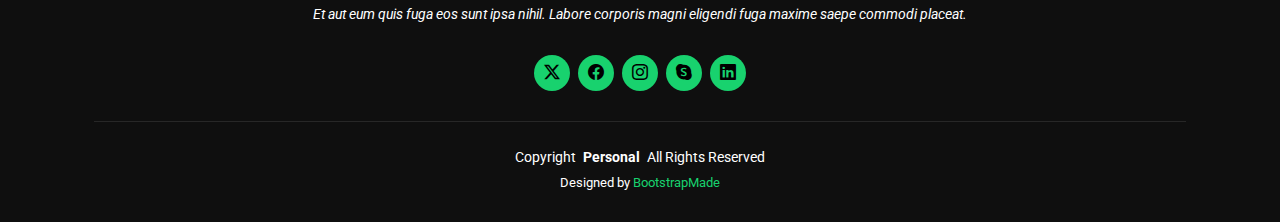
<file: Original Template/service-details.html>
<!DOCTYPE html>
<html lang="en">

<head>
  <meta charset="utf-8">
  <meta content="width=device-width, initial-scale=1.0" name="viewport">
  <title>Service Details - Personal Bootstrap Template</title>
  <meta name="description" content="">
  <meta name="keywords" content="">

  <!-- Favicons -->
  <link href="assets/img/favicon.png" rel="icon">
  <link href="assets/img/apple-touch-icon.png" rel="apple-touch-icon">

  <!-- Fonts -->
  <link href="https://fonts.googleapis.com" rel="preconnect">
  <link href="https://fonts.gstatic.com" rel="preconnect" crossorigin>
  <link href="https://fonts.googleapis.com/css2?family=Roboto:ital,wght@0,100;0,300;0,400;0,500;0,700;0,900;1,100;1,300;1,400;1,500;1,700;1,900&family=Poppins:ital,wght@0,100;0,200;0,300;0,400;0,500;0,600;0,700;0,800;0,900;1,100;1,200;1,300;1,400;1,500;1,600;1,700;1,800;1,900&family=Raleway:ital,wght@0,100;0,200;0,300;0,400;0,500;0,600;0,700;0,800;0,900;1,100;1,200;1,300;1,400;1,500;1,600;1,700;1,800;1,900&display=swap" rel="stylesheet">

  <!-- Vendor CSS Files -->
  <link href="assets/vendor/bootstrap/css/bootstrap.min.css" rel="stylesheet">
  <link href="assets/vendor/bootstrap-icons/bootstrap-icons.css" rel="stylesheet">
  <link href="assets/vendor/aos/aos.css" rel="stylesheet">
  <link href="assets/vendor/swiper/swiper-bundle.min.css" rel="stylesheet">
  <link href="assets/vendor/glightbox/css/glightbox.min.css" rel="stylesheet">

  <!-- Main CSS File -->
  <link href="assets/css/main.css" rel="stylesheet">

  <!-- =======================================================
  * Template Name: Personal
  * Template URL: https://bootstrapmade.com/personal-free-resume-bootstrap-template/
  * Updated: Nov 04 2024 with Bootstrap v5.3.3
  * Author: BootstrapMade.com
  * License: https://bootstrapmade.com/license/
  ======================================================== -->
</head>

<body class="service-details-page">

  <header id="header" class="header d-flex align-items-center fixed-top">
    <div class="container-fluid container-xl position-relative d-flex align-items-center justify-content-between">

      <a href="index.html" class="logo d-flex align-items-center">
        <!-- Uncomment the line below if you also wish to use an image logo -->
        <!-- <img src="assets/img/logo.png" alt=""> -->
        <h1 class="sitename">Personal</h1>
      </a>

      <nav id="navmenu" class="navmenu">
        <ul>
          <li><a href="index.html">Home</a></li>
          <li><a href="about.html">About</a></li>
          <li><a href="resume.html">Resume</a></li>
          <li><a href="services.html">Services</a></li>
          <li><a href="portfolio.html">Portfolio</a></li>
          <li class="dropdown"><a href="#"><span>Dropdown</span> <i class="bi bi-chevron-down toggle-dropdown"></i></a>
            <ul>
              <li><a href="#">Dropdown 1</a></li>
              <li class="dropdown"><a href="#"><span>Deep Dropdown</span> <i class="bi bi-chevron-down toggle-dropdown"></i></a>
                <ul>
                  <li><a href="#">Deep Dropdown 1</a></li>
                  <li><a href="#">Deep Dropdown 2</a></li>
                  <li><a href="#">Deep Dropdown 3</a></li>
                  <li><a href="#">Deep Dropdown 4</a></li>
                  <li><a href="#">Deep Dropdown 5</a></li>
                </ul>
              </li>
              <li><a href="#">Dropdown 2</a></li>
              <li><a href="#">Dropdown 3</a></li>
              <li><a href="#">Dropdown 4</a></li>
            </ul>
          </li>
          <li><a href="contact.html">Contact</a></li>
        </ul>
        <i class="mobile-nav-toggle d-xl-none bi bi-list"></i>
      </nav>

    </div>
  </header>

  <main class="main">

    <!-- Page Title -->
    <div class="page-title" data-aos="fade">
      <div class="heading">
        <div class="container">
          <div class="row d-flex justify-content-center text-center">
            <div class="col-lg-8">
              <h1>Service Details</h1>
              <p class="mb-0">Odio et unde deleniti. Deserunt numquam exercitationem. Officiis quo odio sint voluptas consequatur ut a odio voluptatem. Sit dolorum debitis veritatis natus dolores. Quasi ratione sint. Sit quaerat ipsum dolorem.</p>
            </div>
          </div>
        </div>
      </div>
      <nav class="breadcrumbs">
        <div class="container">
          <ol>
            <li><a href="index.html">Home</a></li>
            <li class="current">Service Details</li>
          </ol>
        </div>
      </nav>
    </div><!-- End Page Title -->

    <!-- Service Details Section -->
    <section id="service-details" class="service-details section">

      <div class="container">

        <div class="row gy-4">

          <div class="col-lg-4" data-aos="fade-up" data-aos-delay="100">
            <div class="services-list">
              <a href="#" class="active">Web Design</a>
              <a href="#">Software Development</a>
              <a href="#">Product Management</a>
              <a href="#">Graphic Design</a>
              <a href="#">Marketing</a>
            </div>

            <h4>Enim qui eos rerum in delectus</h4>
            <p>Nam voluptatem quasi numquam quas fugiat ex temporibus quo est. Quia aut quam quod facere ut non occaecati ut aut. Nesciunt mollitia illum tempore corrupti sed eum reiciendis. Maxime modi rerum.</p>
          </div>

          <div class="col-lg-8" data-aos="fade-up" data-aos-delay="200">
            <img src="assets/img/services.jpg" alt="" class="img-fluid services-img">
            <h3>Temporibus et in vero dicta aut eius lidero plastis trand lined voluptas dolorem ut voluptas</h3>
            <p>
              Blanditiis voluptate odit ex error ea sed officiis deserunt. Cupiditate non consequatur et doloremque consequuntur. Accusantium labore reprehenderit error temporibus saepe perferendis fuga doloribus vero. Qui omnis quo sit. Dolorem architecto eum et quos deleniti officia qui.
            </p>
            <ul>
              <li><i class="bi bi-check-circle"></i> <span>Aut eum totam accusantium voluptatem.</span></li>
              <li><i class="bi bi-check-circle"></i> <span>Assumenda et porro nisi nihil nesciunt voluptatibus.</span></li>
              <li><i class="bi bi-check-circle"></i> <span>Ullamco laboris nisi ut aliquip ex ea</span></li>
            </ul>
            <p>
              Est reprehenderit voluptatem necessitatibus asperiores neque sed ea illo. Deleniti quam sequi optio iste veniam repellat odit. Aut pariatur itaque nesciunt fuga.
            </p>
            <p>
              Sunt rem odit accusantium omnis perspiciatis officia. Laboriosam aut consequuntur recusandae mollitia doloremque est architecto cupiditate ullam. Quia est ut occaecati fuga. Distinctio ex repellendus eveniet velit sint quia sapiente cumque. Et ipsa perferendis ut nihil. Laboriosam vel voluptates tenetur nostrum. Eaque iusto cupiditate et totam et quia dolorum in. Sunt molestiae ipsum at consequatur vero. Architecto ut pariatur autem ad non cumque nesciunt qui maxime. Sunt eum quia impedit dolore alias explicabo ea.
            </p>
          </div>

        </div>

      </div>

    </section><!-- /Service Details Section -->

  </main>

  <footer id="footer" class="footer dark-background">
    <div class="container">
      <h3 class="sitename">Personal</h3>
      <p>Et aut eum quis fuga eos sunt ipsa nihil. Labore corporis magni eligendi fuga maxime saepe commodi placeat.</p>
      <div class="social-links d-flex justify-content-center">
        <a href=""><i class="bi bi-twitter-x"></i></a>
        <a href=""><i class="bi bi-facebook"></i></a>
        <a href=""><i class="bi bi-instagram"></i></a>
        <a href=""><i class="bi bi-skype"></i></a>
        <a href=""><i class="bi bi-linkedin"></i></a>
      </div>
      <div class="container">
        <div class="copyright">
          <span>Copyright</span> <strong class="px-1 sitename">Personal</strong> <span>All Rights Reserved</span>
        </div>
        <div class="credits">
          <!-- All the links in the footer should remain intact. -->
          <!-- You can delete the links only if you've purchased the pro version. -->
          <!-- Licensing information: https://bootstrapmade.com/license/ -->
          <!-- Purchase the pro version with working PHP/AJAX contact form: [buy-url] -->
          Designed by <a href="https://bootstrapmade.com/">BootstrapMade</a>
        </div>
      </div>
    </div>
  </footer>

  <!-- Scroll Top -->
  <a href="#" id="scroll-top" class="scroll-top d-flex align-items-center justify-content-center"><i class="bi bi-arrow-up-short"></i></a>

  <!-- Preloader -->
  <div id="preloader"></div>

  <!-- Vendor JS Files -->
  <script src="assets/vendor/bootstrap/js/bootstrap.bundle.min.js"></script>
  <script src="assets/vendor/php-email-form/validate.js"></script>
  <script src="assets/vendor/aos/aos.js"></script>
  <script src="assets/vendor/typed.js/typed.umd.js"></script>
  <script src="assets/vendor/purecounter/purecounter_vanilla.js"></script>
  <script src="assets/vendor/waypoints/noframework.waypoints.js"></script>
  <script src="assets/vendor/swiper/swiper-bundle.min.js"></script>
  <script src="assets/vendor/glightbox/js/glightbox.min.js"></script>
  <script src="assets/vendor/imagesloaded/imagesloaded.pkgd.min.js"></script>
  <script src="assets/vendor/isotope-layout/isotope.pkgd.min.js"></script>

  <!-- Main JS File -->
  <script src="assets/js/main.js"></script>

</body>

</html>
</file>
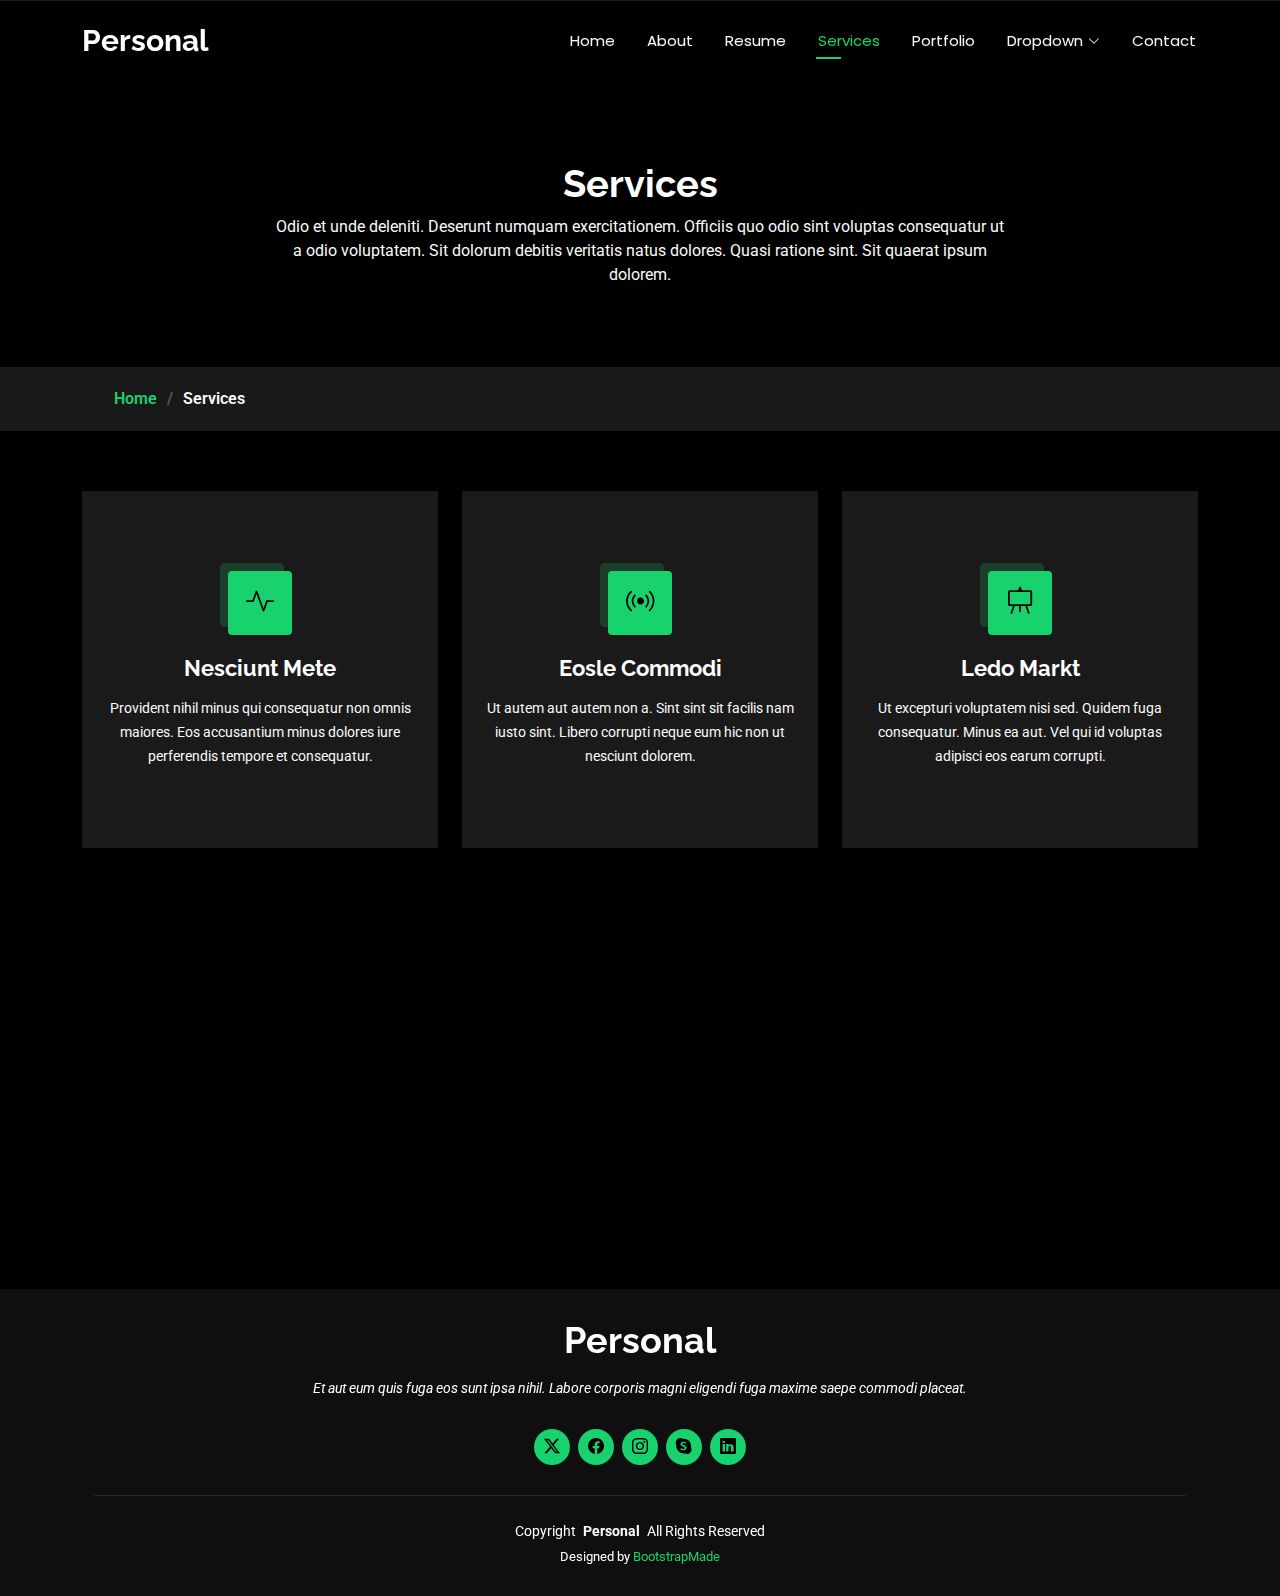
<file: Original Template/services.html>
<!DOCTYPE html>
<html lang="en">

<head>
  <meta charset="utf-8">
  <meta content="width=device-width, initial-scale=1.0" name="viewport">
  <title>Services - Personal Bootstrap Template</title>
  <meta name="description" content="">
  <meta name="keywords" content="">

  <!-- Favicons -->
  <link href="assets/img/favicon.png" rel="icon">
  <link href="assets/img/apple-touch-icon.png" rel="apple-touch-icon">

  <!-- Fonts -->
  <link href="https://fonts.googleapis.com" rel="preconnect">
  <link href="https://fonts.gstatic.com" rel="preconnect" crossorigin>
  <link href="https://fonts.googleapis.com/css2?family=Roboto:ital,wght@0,100;0,300;0,400;0,500;0,700;0,900;1,100;1,300;1,400;1,500;1,700;1,900&family=Poppins:ital,wght@0,100;0,200;0,300;0,400;0,500;0,600;0,700;0,800;0,900;1,100;1,200;1,300;1,400;1,500;1,600;1,700;1,800;1,900&family=Raleway:ital,wght@0,100;0,200;0,300;0,400;0,500;0,600;0,700;0,800;0,900;1,100;1,200;1,300;1,400;1,500;1,600;1,700;1,800;1,900&display=swap" rel="stylesheet">

  <!-- Vendor CSS Files -->
  <link href="assets/vendor/bootstrap/css/bootstrap.min.css" rel="stylesheet">
  <link href="assets/vendor/bootstrap-icons/bootstrap-icons.css" rel="stylesheet">
  <link href="assets/vendor/aos/aos.css" rel="stylesheet">
  <link href="assets/vendor/swiper/swiper-bundle.min.css" rel="stylesheet">
  <link href="assets/vendor/glightbox/css/glightbox.min.css" rel="stylesheet">

  <!-- Main CSS File -->
  <link href="assets/css/main.css" rel="stylesheet">

  <!-- =======================================================
  * Template Name: Personal
  * Template URL: https://bootstrapmade.com/personal-free-resume-bootstrap-template/
  * Updated: Nov 04 2024 with Bootstrap v5.3.3
  * Author: BootstrapMade.com
  * License: https://bootstrapmade.com/license/
  ======================================================== -->
</head>

<body class="services-page">

  <header id="header" class="header d-flex align-items-center fixed-top">
    <div class="container-fluid container-xl position-relative d-flex align-items-center justify-content-between">

      <a href="index.html" class="logo d-flex align-items-center">
        <!-- Uncomment the line below if you also wish to use an image logo -->
        <!-- <img src="assets/img/logo.png" alt=""> -->
        <h1 class="sitename">Personal</h1>
      </a>

      <nav id="navmenu" class="navmenu">
        <ul>
          <li><a href="index.html">Home</a></li>
          <li><a href="about.html">About</a></li>
          <li><a href="resume.html">Resume</a></li>
          <li><a href="services.html" class="active">Services</a></li>
          <li><a href="portfolio.html">Portfolio</a></li>
          <li class="dropdown"><a href="#"><span>Dropdown</span> <i class="bi bi-chevron-down toggle-dropdown"></i></a>
            <ul>
              <li><a href="#">Dropdown 1</a></li>
              <li class="dropdown"><a href="#"><span>Deep Dropdown</span> <i class="bi bi-chevron-down toggle-dropdown"></i></a>
                <ul>
                  <li><a href="#">Deep Dropdown 1</a></li>
                  <li><a href="#">Deep Dropdown 2</a></li>
                  <li><a href="#">Deep Dropdown 3</a></li>
                  <li><a href="#">Deep Dropdown 4</a></li>
                  <li><a href="#">Deep Dropdown 5</a></li>
                </ul>
              </li>
              <li><a href="#">Dropdown 2</a></li>
              <li><a href="#">Dropdown 3</a></li>
              <li><a href="#">Dropdown 4</a></li>
            </ul>
          </li>
          <li><a href="contact.html">Contact</a></li>
        </ul>
        <i class="mobile-nav-toggle d-xl-none bi bi-list"></i>
      </nav>

    </div>
  </header>

  <main class="main">

    <!-- Page Title -->
    <div class="page-title" data-aos="fade">
      <div class="heading">
        <div class="container">
          <div class="row d-flex justify-content-center text-center">
            <div class="col-lg-8">
              <h1>Services</h1>
              <p class="mb-0">Odio et unde deleniti. Deserunt numquam exercitationem. Officiis quo odio sint voluptas consequatur ut a odio voluptatem. Sit dolorum debitis veritatis natus dolores. Quasi ratione sint. Sit quaerat ipsum dolorem.</p>
            </div>
          </div>
        </div>
      </div>
      <nav class="breadcrumbs">
        <div class="container">
          <ol>
            <li><a href="index.html">Home</a></li>
            <li class="current">Services</li>
          </ol>
        </div>
      </nav>
    </div><!-- End Page Title -->

    <!-- Services Section -->
    <section id="services" class="services section">

      <div class="container">

        <div class="row gy-4">

          <div class="col-lg-4 col-md-6" data-aos="fade-up" data-aos-delay="100">
            <div class="service-item  position-relative">
              <div class="icon">
                <i class="bi bi-activity"></i>
              </div>
              <a href="service-details.html" class="stretched-link">
                <h3>Nesciunt Mete</h3>
              </a>
              <p>Provident nihil minus qui consequatur non omnis maiores. Eos accusantium minus dolores iure perferendis tempore et consequatur.</p>
            </div>
          </div><!-- End Service Item -->

          <div class="col-lg-4 col-md-6" data-aos="fade-up" data-aos-delay="200">
            <div class="service-item position-relative">
              <div class="icon">
                <i class="bi bi-broadcast"></i>
              </div>
              <a href="service-details.html" class="stretched-link">
                <h3>Eosle Commodi</h3>
              </a>
              <p>Ut autem aut autem non a. Sint sint sit facilis nam iusto sint. Libero corrupti neque eum hic non ut nesciunt dolorem.</p>
            </div>
          </div><!-- End Service Item -->

          <div class="col-lg-4 col-md-6" data-aos="fade-up" data-aos-delay="300">
            <div class="service-item position-relative">
              <div class="icon">
                <i class="bi bi-easel"></i>
              </div>
              <a href="service-details.html" class="stretched-link">
                <h3>Ledo Markt</h3>
              </a>
              <p>Ut excepturi voluptatem nisi sed. Quidem fuga consequatur. Minus ea aut. Vel qui id voluptas adipisci eos earum corrupti.</p>
            </div>
          </div><!-- End Service Item -->

          <div class="col-lg-4 col-md-6" data-aos="fade-up" data-aos-delay="400">
            <div class="service-item position-relative">
              <div class="icon">
                <i class="bi bi-bounding-box-circles"></i>
              </div>
              <a href="service-details.html" class="stretched-link">
                <h3>Asperiores Commodit</h3>
              </a>
              <p>Non et temporibus minus omnis sed dolor esse consequatur. Cupiditate sed error ea fuga sit provident adipisci neque.</p>
              <a href="service-details.html" class="stretched-link"></a>
            </div>
          </div><!-- End Service Item -->

          <div class="col-lg-4 col-md-6" data-aos="fade-up" data-aos-delay="500">
            <div class="service-item position-relative">
              <div class="icon">
                <i class="bi bi-calendar4-week"></i>
              </div>
              <a href="service-details.html" class="stretched-link">
                <h3>Velit Doloremque</h3>
              </a>
              <p>Cumque et suscipit saepe. Est maiores autem enim facilis ut aut ipsam corporis aut. Sed animi at autem alias eius labore.</p>
              <a href="service-details.html" class="stretched-link"></a>
            </div>
          </div><!-- End Service Item -->

          <div class="col-lg-4 col-md-6" data-aos="fade-up" data-aos-delay="600">
            <div class="service-item position-relative">
              <div class="icon">
                <i class="bi bi-chat-square-text"></i>
              </div>
              <a href="service-details.html" class="stretched-link">
                <h3>Dolori Architecto</h3>
              </a>
              <p>Hic molestias ea quibusdam eos. Fugiat enim doloremque aut neque non et debitis iure. Corrupti recusandae ducimus enim.</p>
              <a href="service-details.html" class="stretched-link"></a>
            </div>
          </div><!-- End Service Item -->

        </div>

      </div>

    </section><!-- /Services Section -->

  </main>

  <footer id="footer" class="footer dark-background">
    <div class="container">
      <h3 class="sitename">Personal</h3>
      <p>Et aut eum quis fuga eos sunt ipsa nihil. Labore corporis magni eligendi fuga maxime saepe commodi placeat.</p>
      <div class="social-links d-flex justify-content-center">
        <a href=""><i class="bi bi-twitter-x"></i></a>
        <a href=""><i class="bi bi-facebook"></i></a>
        <a href=""><i class="bi bi-instagram"></i></a>
        <a href=""><i class="bi bi-skype"></i></a>
        <a href=""><i class="bi bi-linkedin"></i></a>
      </div>
      <div class="container">
        <div class="copyright">
          <span>Copyright</span> <strong class="px-1 sitename">Personal</strong> <span>All Rights Reserved</span>
        </div>
        <div class="credits">
          <!-- All the links in the footer should remain intact. -->
          <!-- You can delete the links only if you've purchased the pro version. -->
          <!-- Licensing information: https://bootstrapmade.com/license/ -->
          <!-- Purchase the pro version with working PHP/AJAX contact form: [buy-url] -->
          Designed by <a href="https://bootstrapmade.com/">BootstrapMade</a>
        </div>
      </div>
    </div>
  </footer>

  <!-- Scroll Top -->
  <a href="#" id="scroll-top" class="scroll-top d-flex align-items-center justify-content-center"><i class="bi bi-arrow-up-short"></i></a>

  <!-- Preloader -->
  <div id="preloader"></div>

  <!-- Vendor JS Files -->
  <script src="assets/vendor/bootstrap/js/bootstrap.bundle.min.js"></script>
  <script src="assets/vendor/php-email-form/validate.js"></script>
  <script src="assets/vendor/aos/aos.js"></script>
  <script src="assets/vendor/typed.js/typed.umd.js"></script>
  <script src="assets/vendor/purecounter/purecounter_vanilla.js"></script>
  <script src="assets/vendor/waypoints/noframework.waypoints.js"></script>
  <script src="assets/vendor/swiper/swiper-bundle.min.js"></script>
  <script src="assets/vendor/glightbox/js/glightbox.min.js"></script>
  <script src="assets/vendor/imagesloaded/imagesloaded.pkgd.min.js"></script>
  <script src="assets/vendor/isotope-layout/isotope.pkgd.min.js"></script>

  <!-- Main JS File -->
  <script src="assets/js/main.js"></script>

</body>

</html>
</file>
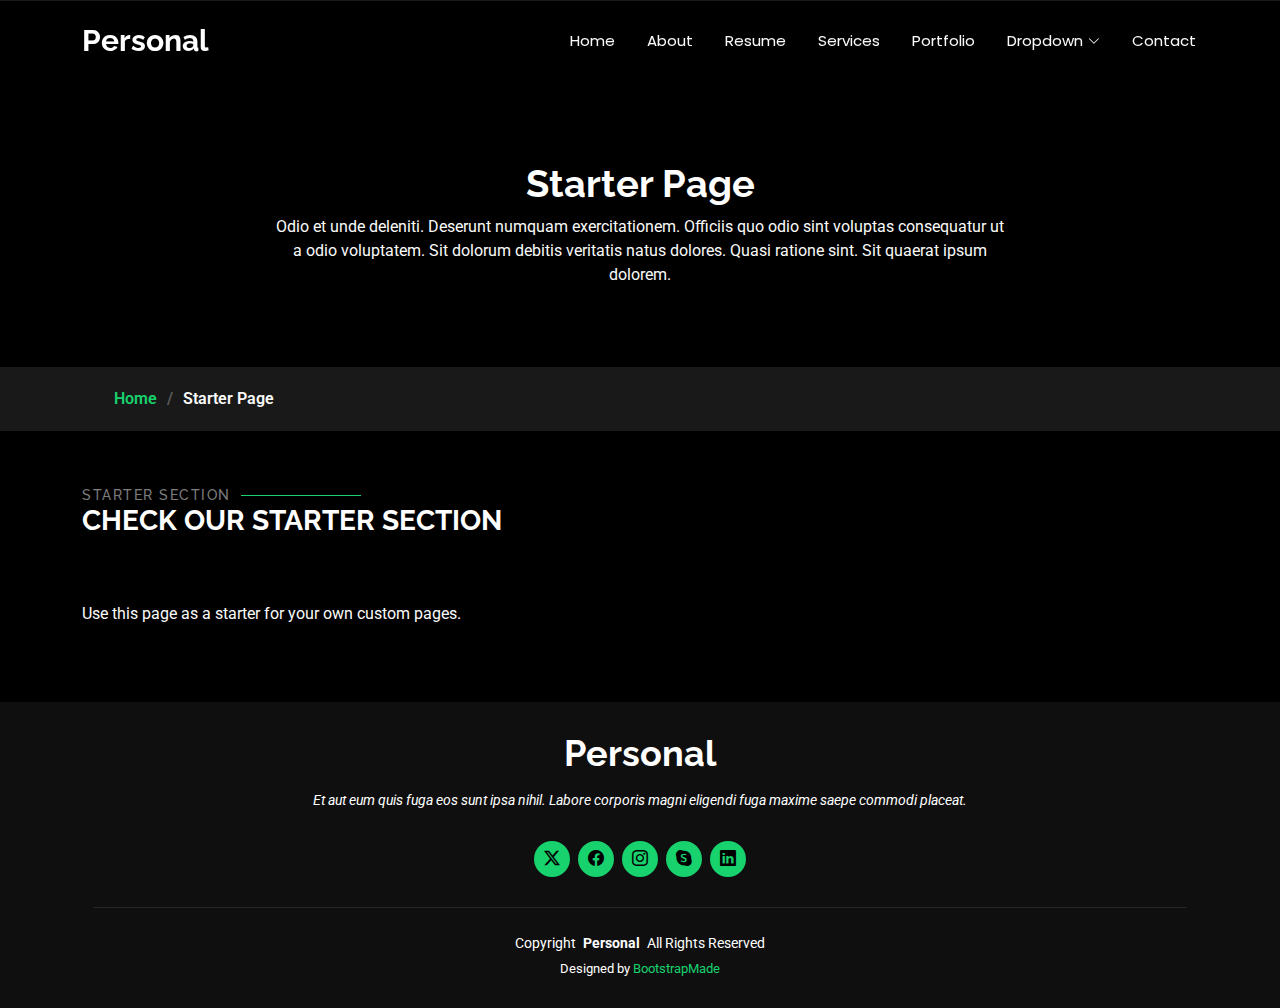
<file: Original Template/starter-page.html>
<!DOCTYPE html>
<html lang="en">

<head>
  <meta charset="utf-8">
  <meta content="width=device-width, initial-scale=1.0" name="viewport">
  <title>Starter Page - Personal Bootstrap Template</title>
  <meta name="description" content="">
  <meta name="keywords" content="">

  <!-- Favicons -->
  <link href="assets/img/favicon.png" rel="icon">
  <link href="assets/img/apple-touch-icon.png" rel="apple-touch-icon">

  <!-- Fonts -->
  <link href="https://fonts.googleapis.com" rel="preconnect">
  <link href="https://fonts.gstatic.com" rel="preconnect" crossorigin>
  <link href="https://fonts.googleapis.com/css2?family=Roboto:ital,wght@0,100;0,300;0,400;0,500;0,700;0,900;1,100;1,300;1,400;1,500;1,700;1,900&family=Poppins:ital,wght@0,100;0,200;0,300;0,400;0,500;0,600;0,700;0,800;0,900;1,100;1,200;1,300;1,400;1,500;1,600;1,700;1,800;1,900&family=Raleway:ital,wght@0,100;0,200;0,300;0,400;0,500;0,600;0,700;0,800;0,900;1,100;1,200;1,300;1,400;1,500;1,600;1,700;1,800;1,900&display=swap" rel="stylesheet">

  <!-- Vendor CSS Files -->
  <link href="assets/vendor/bootstrap/css/bootstrap.min.css" rel="stylesheet">
  <link href="assets/vendor/bootstrap-icons/bootstrap-icons.css" rel="stylesheet">
  <link href="assets/vendor/aos/aos.css" rel="stylesheet">
  <link href="assets/vendor/swiper/swiper-bundle.min.css" rel="stylesheet">
  <link href="assets/vendor/glightbox/css/glightbox.min.css" rel="stylesheet">

  <!-- Main CSS File -->
  <link href="assets/css/main.css" rel="stylesheet">

  <!-- =======================================================
  * Template Name: Personal
  * Template URL: https://bootstrapmade.com/personal-free-resume-bootstrap-template/
  * Updated: Nov 04 2024 with Bootstrap v5.3.3
  * Author: BootstrapMade.com
  * License: https://bootstrapmade.com/license/
  ======================================================== -->
</head>

<body class="starter-page-page">

  <header id="header" class="header d-flex align-items-center fixed-top">
    <div class="container-fluid container-xl position-relative d-flex align-items-center justify-content-between">

      <a href="index.html" class="logo d-flex align-items-center">
        <!-- Uncomment the line below if you also wish to use an image logo -->
        <!-- <img src="assets/img/logo.png" alt=""> -->
        <h1 class="sitename">Personal</h1>
      </a>

      <nav id="navmenu" class="navmenu">
        <ul>
          <li><a href="index.html">Home</a></li>
          <li><a href="about.html">About</a></li>
          <li><a href="resume.html">Resume</a></li>
          <li><a href="services.html">Services</a></li>
          <li><a href="portfolio.html">Portfolio</a></li>
          <li class="dropdown"><a href="#"><span>Dropdown</span> <i class="bi bi-chevron-down toggle-dropdown"></i></a>
            <ul>
              <li><a href="#">Dropdown 1</a></li>
              <li class="dropdown"><a href="#"><span>Deep Dropdown</span> <i class="bi bi-chevron-down toggle-dropdown"></i></a>
                <ul>
                  <li><a href="#">Deep Dropdown 1</a></li>
                  <li><a href="#">Deep Dropdown 2</a></li>
                  <li><a href="#">Deep Dropdown 3</a></li>
                  <li><a href="#">Deep Dropdown 4</a></li>
                  <li><a href="#">Deep Dropdown 5</a></li>
                </ul>
              </li>
              <li><a href="#">Dropdown 2</a></li>
              <li><a href="#">Dropdown 3</a></li>
              <li><a href="#">Dropdown 4</a></li>
            </ul>
          </li>
          <li><a href="contact.html">Contact</a></li>
        </ul>
        <i class="mobile-nav-toggle d-xl-none bi bi-list"></i>
      </nav>

    </div>
  </header>

  <main class="main">

    <!-- Page Title -->
    <div class="page-title" data-aos="fade">
      <div class="heading">
        <div class="container">
          <div class="row d-flex justify-content-center text-center">
            <div class="col-lg-8">
              <h1>Starter Page</h1>
              <p class="mb-0">Odio et unde deleniti. Deserunt numquam exercitationem. Officiis quo odio sint voluptas consequatur ut a odio voluptatem. Sit dolorum debitis veritatis natus dolores. Quasi ratione sint. Sit quaerat ipsum dolorem.</p>
            </div>
          </div>
        </div>
      </div>
      <nav class="breadcrumbs">
        <div class="container">
          <ol>
            <li><a href="index.html">Home</a></li>
            <li class="current">Starter Page</li>
          </ol>
        </div>
      </nav>
    </div><!-- End Page Title -->

    <!-- Starter Section Section -->
    <section id="starter-section" class="starter-section section">

      <!-- Section Title -->
      <div class="container section-title" data-aos="fade-up">
        <h2>Starter Section</h2>
        <div><span>Check Our</span> <span class="description-title">Starter Section</span></div>
      </div><!-- End Section Title -->

      <div class="container" data-aos="fade-up">
        <p>Use this page as a starter for your own custom pages.</p>
      </div>

    </section><!-- /Starter Section Section -->

  </main>

  <footer id="footer" class="footer dark-background">
    <div class="container">
      <h3 class="sitename">Personal</h3>
      <p>Et aut eum quis fuga eos sunt ipsa nihil. Labore corporis magni eligendi fuga maxime saepe commodi placeat.</p>
      <div class="social-links d-flex justify-content-center">
        <a href=""><i class="bi bi-twitter-x"></i></a>
        <a href=""><i class="bi bi-facebook"></i></a>
        <a href=""><i class="bi bi-instagram"></i></a>
        <a href=""><i class="bi bi-skype"></i></a>
        <a href=""><i class="bi bi-linkedin"></i></a>
      </div>
      <div class="container">
        <div class="copyright">
          <span>Copyright</span> <strong class="px-1 sitename">Personal</strong> <span>All Rights Reserved</span>
        </div>
        <div class="credits">
          <!-- All the links in the footer should remain intact. -->
          <!-- You can delete the links only if you've purchased the pro version. -->
          <!-- Licensing information: https://bootstrapmade.com/license/ -->
          <!-- Purchase the pro version with working PHP/AJAX contact form: [buy-url] -->
          Designed by <a href="https://bootstrapmade.com/">BootstrapMade</a>
        </div>
      </div>
    </div>
  </footer>

  <!-- Scroll Top -->
  <a href="#" id="scroll-top" class="scroll-top d-flex align-items-center justify-content-center"><i class="bi bi-arrow-up-short"></i></a>

  <!-- Preloader -->
  <div id="preloader"></div>

  <!-- Vendor JS Files -->
  <script src="assets/vendor/bootstrap/js/bootstrap.bundle.min.js"></script>
  <script src="assets/vendor/php-email-form/validate.js"></script>
  <script src="assets/vendor/aos/aos.js"></script>
  <script src="assets/vendor/typed.js/typed.umd.js"></script>
  <script src="assets/vendor/purecounter/purecounter_vanilla.js"></script>
  <script src="assets/vendor/waypoints/noframework.waypoints.js"></script>
  <script src="assets/vendor/swiper/swiper-bundle.min.js"></script>
  <script src="assets/vendor/glightbox/js/glightbox.min.js"></script>
  <script src="assets/vendor/imagesloaded/imagesloaded.pkgd.min.js"></script>
  <script src="assets/vendor/isotope-layout/isotope.pkgd.min.js"></script>

  <!-- Main JS File -->
  <script src="assets/js/main.js"></script>

</body>

</html>
</file>
<file: chatbot/static/style.css>
/* Import Google font - Poppins */
@import url('https://fonts.googleapis.com/css2?family=Poppins:wght@400;500;600&display=swap');

* {
  margin: 0;
  padding: 0;
  box-sizing: border-box;
  font-family: "Poppins", sans-serif;
}
/* body {
  background: #E3F2FD;
} */
.chatbot-toggler {
  position: fixed;
  bottom: 30px;
  right: 35px;
  outline: none;
  border: none;
  height: 50px;
  width: 50px;
  display: flex;
  cursor: pointer;
  align-items: center;
  justify-content: center;
  border-radius: 50%;
  background: #0A676C;
  transition: all 0.2s ease;
}

body.show-chatbot .chatbot-toggler {
  transform: rotate(90deg);
}
.chatbot-toggler span {
  color: #fff;
  position: absolute;
}
.chatbot-toggler span:last-child,
body.show-chatbot .chatbot-toggler span:first-child  {
  opacity: 0;
}
body.show-chatbot .chatbot-toggler span:last-child {
  opacity: 1;
}
body.show-chatbot .chatbot {
  opacity: 1;
  pointer-events: auto;
  transform: scale(1);
}
.chatbot header {
  padding: 10px 0;
  position: relative;
  text-align: center;
  color: #fff;
  /* background: #724ae8; */
  /* background-color: #E3F2FD; */
  background: linear-gradient(to right, #0bbab6, #036d7a);
  box-shadow: 0 2px 10px rgba(0,0,0,0.1);
}
.chatbot header span {
  position: absolute;
  right: 15px;
  top: 50%;
  display: none;
  cursor: pointer;
  transform: translateY(-50%);
}
header h2 {
  font-size: 1.4rem;
}
.chatbot .chatbox {
  overflow-y: auto;
  /* height: 510px; */
  padding: 15px 20px 100px;
  margin-bottom: 20px;
}
.chatbot :where(.chatbox, textarea)::-webkit-scrollbar {
  width: 6px;
}
.chatbot :where(.chatbox, textarea)::-webkit-scrollbar-track {
  background: #fff;
  border-radius: 25px;
}
.chatbot :where(.chatbox, textarea)::-webkit-scrollbar-thumb {
  background: #ccc;
  border-radius: 25px;
}
.chatbox .chat {
  display: flex;
  list-style: none;
}
.chatbox .outgoing {
  margin: 15px 0;
  justify-content: flex-end;
}
.chatbox .incoming span {
  width: 32px;
  height: 32px;
  color: #fff;
  cursor: default;
  text-align: center;
  line-height: 32px;
  align-self: flex-end;
  background: #0A676C;
  border-radius: 4px;
  margin: 0 10px 7px 0;
}
.chatbox .chat p {
  white-space: pre-wrap;
  padding: 12px 16px;
  border-radius: 10px 10px 0 10px;
  max-width: 75%;
  color: #fff;
  /* font-size: 11px; */
  background: #0A676C;
}
.chatbox .incoming p {
  border-radius: 10px 10px 10px 0;
  font-size: 12px;
}
.chatbox .chat p.error {
  color: #721c24;
  background: #f8d7da;
}
.chatbox .incoming p {
  color: #000;
  background: #f2f2f2;
}
.chatbot .chat-input {
  display: flex;
  gap: 5px;
  position: absolute;
  bottom: 0;
  width: 100%;
  background: #fff;
  padding: 3px 20px;
  border-top: 1px solid #ddd;
  margin-bottom: 30px;
}
.chat-input textarea {
  height: 40px;
  width: 100%;
  border: none;
  outline: none;
  resize: none;
  max-height: 180px;
  padding: 10px 0px 10px 5px;
  margin: 5px;
  border-radius: 10px;
  border: 1px solid #0A676C;
  /* font-size: 12px; */
}
.chat-input span {
  align-self: flex-end;
  color: #0A676C;
  cursor: pointer;
  height: 55px;
  display: flex;
  align-items: center;
  /* visibility: hidden; */
  font-size: 1.35rem;
}
/* .chat-input textarea:valid ~ span {
  visibility: visible;
} */

.chatbot footer.powered-by {
  position: absolute;
  bottom: 0;
  width: 100%;
  text-align: center;
  padding: 10px;
  /* background: #724ae8; */
  background: linear-gradient(to right, #0bbab6, #036d7a);
  font-size: 0.6rem;
  color: #fff;
  /* border-top: 1px solid #ddd; */
  font-weight: bold;
}
.chatbot footer.powered-by a{
  color: #fff;
  font-weight: lighter;
}


@media (max-width: 490px) {
  .chatbot-toggler {
    right: 20px;
    bottom: 20px;
  }
  .chatbot {
    right: 0;
    bottom: 0;
    height: 100%;
    border-radius: 0;
    width: 100%;
  }
  .chatbot .chatbox {
    height: 90%;
    padding: 25px 15px 100px;
  }
  .chatbot .chat-input {
    padding: 5px 15px;
  }
  .chatbot header span {
    display: block;
  }
}
.chatbot {
  display: flex;
  flex-direction: column;
  height: 100vh;
  overflow: hidden;
  background-color: #fff;
}

header,
footer {
  flex-shrink: 0;
  background-color: #0A676C;
  color: #fff;
  padding: 10px;
}

.chat-container {
  flex: 1;
  overflow-y: auto;
  padding: 15px 20px 0;
}



.chat-input {
  position: sticky;
  bottom: 0;
  background: #fff;
  padding: 10px 20px;
  border-top: 1px solid #ddd;
  z-index: 1;
}
</file>
<file: Original Template/assets/css/main.css>
/**
* Template Name: Personal
* Template URL: https://bootstrapmade.com/personal-free-resume-bootstrap-template/
* Updated: Nov 04 2024 with Bootstrap v5.3.3
* Author: BootstrapMade.com
* License: https://bootstrapmade.com/license/
*/

/*--------------------------------------------------------------
# Font & Color Variables
# Help: https://bootstrapmade.com/color-system/
--------------------------------------------------------------*/
/* Fonts */
:root {
  --default-font: "Roboto",  system-ui, -apple-system, "Segoe UI", Roboto, "Helvetica Neue", Arial, "Noto Sans", "Liberation Sans", sans-serif, "Apple Color Emoji", "Segoe UI Emoji", "Segoe UI Symbol", "Noto Color Emoji";
  --heading-font: "Raleway",  sans-serif;
  --nav-font: "Poppins",  sans-serif;
}

/* Global Colors - The following color variables are used throughout the website. Updating them here will change the color scheme of the entire website */
:root { 
  --background-color: #000000; /* Background color for the entire website, including individual sections */
  --default-color: #fafafa; /* Default color used for the majority of the text content across the entire website */
  --heading-color: #ffffff; /* Color for headings, subheadings and title throughout the website */
  --accent-color: #18d26e; /* Accent color that represents your brand on the website. It's used for buttons, links, and other elements that need to stand out */
  --surface-color: #1a1a1a; /* The surface color is used as a background of boxed elements within sections, such as cards, icon boxes, or other elements that require a visual separation from the global background. */
  --contrast-color: #000000; /* Contrast color for text, ensuring readability against backgrounds of accent, heading, or default colors. */
}

/* Nav Menu Colors - The following color variables are used specifically for the navigation menu. They are separate from the global colors to allow for more customization options */
:root {
  --nav-color: #fafafa;  /* The default color of the main navmenu links */
  --nav-hover-color: #18d26e; /* Applied to main navmenu links when they are hovered over or active */
  --nav-mobile-background-color: #1a1a1a; /* Used as the background color for mobile navigation menu */
  --nav-dropdown-background-color: #1a1a1a; /* Used as the background color for dropdown items that appear when hovering over primary navigation items */
  --nav-dropdown-color: #fafafa; /* Used for navigation links of the dropdown items in the navigation menu. */
  --nav-dropdown-hover-color: #18d26e; /* Similar to --nav-hover-color, this color is applied to dropdown navigation links when they are hovered over. */
}

/* Color Presets - These classes override global colors when applied to any section or element, providing reuse of the sam color scheme. */

.light-background {
  --background-color: #1a1a1a;
  --surface-color: #343434;
}

.dark-background {
  --background-color: rgba(15, 15, 15, 0.975);
  --default-color: #ffffff;
  --heading-color: #ffffff;
  --surface-color: #292929f9;
  --contrast-color: #000000;
}

/* Smooth scroll */
:root {
  scroll-behavior: smooth;
}

/*--------------------------------------------------------------
# General Styling & Shared Classes
--------------------------------------------------------------*/
body {
  color: var(--default-color);
  background-color: var(--background-color);
  font-family: var(--default-font);
}

a {
  color: var(--accent-color);
  text-decoration: none;
  transition: 0.3s;
}

a:hover {
  color: color-mix(in srgb, var(--accent-color), transparent 25%);
  text-decoration: none;
}

h1,
h2,
h3,
h4,
h5,
h6 {
  color: var(--heading-color);
  font-family: var(--heading-font);
}

/* PHP Email Form Messages
------------------------------*/
.php-email-form .error-message {
  display: none;
  background: #df1529;
  color: #ffffff;
  text-align: left;
  padding: 15px;
  margin-bottom: 24px;
  font-weight: 600;
}

.php-email-form .sent-message {
  display: none;
  color: #ffffff;
  background: #059652;
  text-align: center;
  padding: 15px;
  margin-bottom: 24px;
  font-weight: 600;
}

.php-email-form .loading {
  display: none;
  background: var(--surface-color);
  text-align: center;
  padding: 15px;
  margin-bottom: 24px;
}

.php-email-form .loading:before {
  content: "";
  display: inline-block;
  border-radius: 50%;
  width: 24px;
  height: 24px;
  margin: 0 10px -6px 0;
  border: 3px solid var(--accent-color);
  border-top-color: var(--surface-color);
  animation: php-email-form-loading 1s linear infinite;
}

@keyframes php-email-form-loading {
  0% {
    transform: rotate(0deg);
  }

  100% {
    transform: rotate(360deg);
  }
}

/*--------------------------------------------------------------
# Global Header
--------------------------------------------------------------*/
.header {
  --background-color: rgba(0, 0, 0, 0);
  color: var(--default-color);
  background-color: var(--background-color);
  padding: 15px 0;
  transition: all 0.5s;
  z-index: 997;
}

.header .logo {
  line-height: 1;
}

.header .logo img {
  max-height: 32px;
  margin-right: 8px;
}

.header .logo h1 {
  font-size: 30px;
  margin: 0;
  font-weight: 700;
  color: var(--heading-color);
}

.scrolled .header {
  box-shadow: 0px 0 18px rgba(0, 0, 0, 0.1);
}

/* Global Header on Scroll
------------------------------*/
.scrolled .header {
  --background-color: rgba(0, 0, 0, 0.8);
}

/*--------------------------------------------------------------
# Navigation Menu
--------------------------------------------------------------*/
/* Desktop Navigation */
@media (min-width: 1200px) {
  .navmenu {
    padding: 0;
  }

  .navmenu ul {
    margin: 0;
    padding: 0;
    display: flex;
    list-style: none;
    align-items: center;
  }

  .navmenu li {
    position: relative;
  }

  .navmenu>ul>li {
    white-space: nowrap;
    padding: 15px 14px;
  }

  .navmenu>ul>li:last-child {
    padding-right: 0;
  }

  .navmenu a,
  .navmenu a:focus {
    color: var(--nav-color);
    font-size: 15px;
    padding: 0 2px;
    font-family: var(--nav-font);
    font-weight: 400;
    display: flex;
    align-items: center;
    justify-content: space-between;
    white-space: nowrap;
    transition: 0.3s;
    position: relative;
  }

  .navmenu a i,
  .navmenu a:focus i {
    font-size: 12px;
    line-height: 0;
    margin-left: 5px;
    transition: 0.3s;
  }

  .navmenu>ul>li>a:before {
    content: "";
    position: absolute;
    height: 2px;
    bottom: -6px;
    left: 0;
    background-color: var(--nav-hover-color);
    visibility: hidden;
    width: 0px;
    transition: all 0.3s ease-in-out 0s;
  }

  .navmenu a:hover:before,
  .navmenu li:hover>a:before,
  .navmenu .active:before {
    visibility: visible;
    width: 25px;
  }

  .navmenu li:hover>a,
  .navmenu .active,
  .navmenu .active:focus {
    color: var(--nav-hover-color);
  }

  .navmenu .dropdown ul {
    margin: 0;
    padding: 10px 0;
    background: var(--nav-dropdown-background-color);
    display: block;
    position: absolute;
    visibility: hidden;
    left: 14px;
    top: 130%;
    opacity: 0;
    transition: 0.3s;
    border-radius: 4px;
    z-index: 99;
    box-shadow: 0px 0px 30px rgba(0, 0, 0, 0.1);
  }

  .navmenu .dropdown ul li {
    min-width: 200px;
  }

  .navmenu .dropdown ul a {
    padding: 10px 20px;
    font-size: 15px;
    text-transform: none;
    color: var(--nav-dropdown-color);
  }

  .navmenu .dropdown ul a i {
    font-size: 12px;
  }

  .navmenu .dropdown ul a:hover,
  .navmenu .dropdown ul .active:hover,
  .navmenu .dropdown ul li:hover>a {
    color: var(--nav-dropdown-hover-color);
  }

  .navmenu .dropdown:hover>ul {
    opacity: 1;
    top: 100%;
    visibility: visible;
  }

  .navmenu .dropdown .dropdown ul {
    top: 0;
    left: -90%;
    visibility: hidden;
  }

  .navmenu .dropdown .dropdown:hover>ul {
    opacity: 1;
    top: 0;
    left: -100%;
    visibility: visible;
  }
}

/* Mobile Navigation */
@media (max-width: 1199px) {
  .mobile-nav-toggle {
    color: var(--nav-color);
    font-size: 28px;
    line-height: 0;
    margin-right: 10px;
    cursor: pointer;
    transition: color 0.3s;
  }

  .navmenu {
    padding: 0;
    z-index: 9997;
  }

  .navmenu ul {
    display: none;
    list-style: none;
    position: absolute;
    inset: 60px 20px 20px 20px;
    padding: 10px 0;
    margin: 0;
    border-radius: 6px;
    background-color: var(--nav-mobile-background-color);
    border: 1px solid color-mix(in srgb, var(--default-color), transparent 90%);
    box-shadow: none;
    overflow-y: auto;
    transition: 0.3s;
    z-index: 9998;
  }

  .navmenu a,
  .navmenu a:focus {
    color: var(--nav-dropdown-color);
    padding: 10px 20px;
    font-family: var(--nav-font);
    font-size: 17px;
    font-weight: 500;
    display: flex;
    align-items: center;
    justify-content: space-between;
    white-space: nowrap;
    transition: 0.3s;
  }

  .navmenu a i,
  .navmenu a:focus i {
    font-size: 12px;
    line-height: 0;
    margin-left: 5px;
    width: 30px;
    height: 30px;
    display: flex;
    align-items: center;
    justify-content: center;
    border-radius: 50%;
    transition: 0.3s;
    background-color: color-mix(in srgb, var(--accent-color), transparent 90%);
  }

  .navmenu a i:hover,
  .navmenu a:focus i:hover {
    background-color: var(--accent-color);
    color: var(--contrast-color);
  }

  .navmenu a:hover,
  .navmenu .active,
  .navmenu .active:focus {
    color: var(--nav-dropdown-hover-color);
  }

  .navmenu .active i,
  .navmenu .active:focus i {
    background-color: var(--accent-color);
    color: var(--contrast-color);
    transform: rotate(180deg);
  }

  .navmenu .dropdown ul {
    position: static;
    display: none;
    z-index: 99;
    padding: 10px 0;
    margin: 10px 20px;
    background-color: var(--nav-dropdown-background-color);
    transition: all 0.5s ease-in-out;
  }

  .navmenu .dropdown ul ul {
    background-color: rgba(33, 37, 41, 0.1);
  }

  .navmenu .dropdown>.dropdown-active {
    display: block;
    background-color: rgba(33, 37, 41, 0.03);
  }

  .mobile-nav-active {
    overflow: hidden;
  }

  .mobile-nav-active .mobile-nav-toggle {
    color: #fff;
    position: absolute;
    font-size: 32px;
    top: 15px;
    right: 15px;
    margin-right: 0;
    z-index: 9999;
  }

  .mobile-nav-active .navmenu {
    position: fixed;
    overflow: hidden;
    inset: 0;
    background: rgba(33, 37, 41, 0.8);
    transition: 0.3s;
  }

  .mobile-nav-active .navmenu>ul {
    display: block;
  }
}

/*--------------------------------------------------------------
# Global Footer
--------------------------------------------------------------*/
.footer {
  color: var(--default-color);
  background-color: var(--background-color);
  font-size: 14px;
  text-align: center;
  padding: 30px 0;
  position: relative;
}

.footer h3 {
  font-size: 36px;
  font-weight: 700;
  position: relative;
  padding: 0;
  margin: 0 0 15px 0;
}

.footer p {
  font-size: 15;
  font-style: italic;
  padding: 0;
  margin: 0 0 30px 0;
}

.footer .social-links {
  margin: 0 0 30px 0;
}

.footer .social-links a {
  font-size: 16px;
  display: flex;
  align-items: center;
  justify-content: center;
  background: var(--accent-color);
  color: var(--contrast-color);
  line-height: 1;
  margin: 0 4px;
  border-radius: 50%;
  text-align: center;
  width: 36px;
  height: 36px;
  transition: 0.3s;
}

.footer .social-links a:hover {
  background: color-mix(in srgb, var(--accent-color), transparent 20%);
  text-decoration: none;
}

.footer .copyright {
  padding-top: 25px;
  border-top: 1px solid color-mix(in srgb, var(--default-color), transparent 90%);
}

.footer .credits {
  font-size: 13px;
  padding-top: 5px;
}

/*--------------------------------------------------------------
# Preloader
--------------------------------------------------------------*/
#preloader {
  position: fixed;
  inset: 0;
  z-index: 999999;
  overflow: hidden;
  background: var(--background-color);
  transition: all 0.6s ease-out;
}

#preloader:before {
  content: "";
  position: fixed;
  top: calc(50% - 30px);
  left: calc(50% - 30px);
  border: 6px solid #ffffff;
  border-color: var(--accent-color) transparent var(--accent-color) transparent;
  border-radius: 50%;
  width: 60px;
  height: 60px;
  animation: animate-preloader 1.5s linear infinite;
}

@keyframes animate-preloader {
  0% {
    transform: rotate(0deg);
  }

  100% {
    transform: rotate(360deg);
  }
}

/*--------------------------------------------------------------
# Scroll Top Button
--------------------------------------------------------------*/
.scroll-top {
  position: fixed;
  visibility: hidden;
  opacity: 0;
  right: 15px;
  bottom: -15px;
  z-index: 99999;
  background-color: var(--accent-color);
  width: 44px;
  height: 44px;
  border-radius: 50px;
  transition: all 0.4s;
}

.scroll-top i {
  font-size: 24px;
  color: var(--contrast-color);
  line-height: 0;
}

.scroll-top:hover {
  background-color: color-mix(in srgb, var(--accent-color), transparent 20%);
  color: var(--contrast-color);
}

.scroll-top.active {
  visibility: visible;
  opacity: 1;
  bottom: 15px;
}

/*--------------------------------------------------------------
# Disable aos animation delay on mobile devices
--------------------------------------------------------------*/
@media screen and (max-width: 768px) {
  [data-aos-delay] {
    transition-delay: 0 !important;
  }
}

/*--------------------------------------------------------------
# Global Page Titles & Breadcrumbs
--------------------------------------------------------------*/
.page-title {
  color: var(--default-color);
  background-color: var(--background-color);
  position: relative;
}

.page-title .heading {
  padding: 160px 0 80px 0;
  border-top: 1px solid color-mix(in srgb, var(--default-color), transparent 90%);
}

.page-title .heading h1 {
  font-size: 38px;
  font-weight: 700;
}

.page-title nav {
  background-color: color-mix(in srgb, var(--default-color), transparent 90%);
  padding: 20px 0;
}

.page-title nav ol {
  display: flex;
  flex-wrap: wrap;
  list-style: none;
  margin: 0;
  font-size: 16px;
  font-weight: 600;
}

.page-title nav ol li+li {
  padding-left: 10px;
}

.page-title nav ol li+li::before {
  content: "/";
  display: inline-block;
  padding-right: 10px;
  color: color-mix(in srgb, var(--default-color), transparent 70%);
}

/*--------------------------------------------------------------
# Global Sections
--------------------------------------------------------------*/
section,
.section {
  color: var(--default-color);
  background-color: var(--background-color);
  padding: 60px 0;
  scroll-margin-top: 100px;
  overflow: clip;
}

@media (max-width: 1199px) {

  section,
  .section {
    scroll-margin-top: 66px;
  }
}

/*--------------------------------------------------------------
# Global Section Titles
--------------------------------------------------------------*/
.section-title {
  padding-bottom: 60px;
  position: relative;
}

.section-title h2 {
  font-size: 14px;
  font-weight: 500;
  padding: 0;
  line-height: 1px;
  margin: 0;
  letter-spacing: 1.5px;
  text-transform: uppercase;
  color: color-mix(in srgb, var(--default-color), transparent 50%);
  position: relative;
}

.section-title h2::after {
  content: "";
  width: 120px;
  height: 1px;
  display: inline-block;
  background: var(--accent-color);
  margin: 4px 10px;
}

.section-title div {
  color: var(--heading-color);
  margin: 0;
  margin: 0;
  font-size: 28px;
  font-weight: 700;
  text-transform: uppercase;
  font-family: var(--heading-font);
}

/*--------------------------------------------------------------
# Hero Section
--------------------------------------------------------------*/
.hero {
  width: 100%;
  min-height: 100vh;
  position: relative;
  padding: 80px 0;
  display: flex;
  align-items: center;
  justify-content: center;
}

.hero img {
  position: absolute;
  inset: 0;
  display: block;
  width: 100%;
  height: 100%;
  object-fit: cover;
  z-index: 1;
}

.hero .container {
  position: relative;
  z-index: 3;
}

.hero h2 {
  margin: 0;
  font-size: 64px;
  font-weight: 700;
}

.hero p {
  margin: 5px 0 0 0;
  font-size: 26px;
}

.hero p span {
  letter-spacing: 1px;
  border-bottom: 2px solid var(--accent-color);
}

.hero .social-links {
  margin-top: 25px;
}

.hero .social-links a {
  background-color: color-mix(in srgb, var(--default-color), transparent 90%);
  color: var(--default-color);
  font-size: 14px;
  width: 40px;
  height: 40px;
  border-radius: 50px;
  display: inline-flex;
  align-items: center;
  justify-content: center;
  margin-right: 20px;
  transition: 0.3s;
}

.hero .social-links a:hover {
  background-color: var(--accent-color);
}

@media (max-width: 768px) {
  .hero h2 {
    font-size: 32px;
  }

  .hero p {
    font-size: 20px;
  }
}

/*--------------------------------------------------------------
# About Section
--------------------------------------------------------------*/
.about .content h2 {
  font-weight: 700;
  font-size: 24px;
}

.about .content ul {
  list-style: none;
  padding: 0;
}

.about .content ul li {
  margin-bottom: 20px;
  display: flex;
  align-items: center;
}

.about .content ul strong {
  margin-right: 10px;
}

.about .content ul i {
  font-size: 16px;
  margin-right: 5px;
  color: var(--accent-color);
  line-height: 0;
}

/*--------------------------------------------------------------
# Stats Section
--------------------------------------------------------------*/
.stats i {
  background-color: var(--surface-color);
  color: var(--accent-color);
  box-shadow: 0px 2px 25px rgba(0, 0, 0, 0.1);
  width: 54px;
  height: 54px;
  font-size: 24px;
  border-radius: 50px;
  border: 2px solid var(--background-color);
  display: inline-flex;
  align-items: center;
  justify-content: center;
  position: relative;
  z-index: 1;
}

.stats .stats-item {
  background-color: var(--surface-color);
  margin-top: -27px;
  padding: 30px 30px 25px 30px;
  width: 100%;
  position: relative;
  text-align: center;
  box-shadow: 0px 2px 35px rgba(0, 0, 0, 0.1);
  border-radius: 4px;
  z-index: 0;
}

.stats .stats-item span {
  font-size: 36px;
  display: block;
  font-weight: 700;
  color: color-mix(in srgb, var(--default-color), transparent 20%);
}

.stats .stats-item p {
  padding: 0;
  margin: 0;
  font-family: var(--heading-font);
  font-size: 16px;
}

/*--------------------------------------------------------------
# Skills Section
--------------------------------------------------------------*/
.skills .progress {
  height: 60px;
  display: block;
  background: none;
  border-radius: 0;
}

.skills .progress .skill {
  color: var(--heading-color);
  padding: 0;
  margin: 0 0 6px 0;
  text-transform: uppercase;
  display: block;
  font-weight: 600;
  font-family: var(--heading-font);
}

.skills .progress .skill .val {
  float: right;
  font-style: normal;
}

.skills .progress-bar-wrap {
  background: color-mix(in srgb, var(--default-color), transparent 90%);
  height: 10px;
}

.skills .progress-bar {
  width: 1px;
  height: 10px;
  transition: 0.9s;
  background-color: var(--accent-color);
}

/*--------------------------------------------------------------
# Interests Section
--------------------------------------------------------------*/
.interests .features-item {
  background-color: var(--surface-color);
  display: flex;
  align-items: center;
  padding: 20px;
  transition: 0.3s;
  border: 1px solid color-mix(in srgb, var(--default-color), transparent 90%);
  position: relative;
}

.interests .features-item i {
  font-size: 32px;
  padding-right: 10px;
  line-height: 0;
}

.interests .features-item h3 {
  font-weight: 700;
  margin: 0;
  padding: 0;
  line-height: 1;
  font-size: 16px;
}

.interests .features-item h3 a {
  color: var(--heading-color);
  transition: 0.3s;
}

.interests .features-item:hover {
  border-color: var(--accent-color);
}

.interests .features-item:hover h3 a {
  color: var(--accent-color);
}

/*--------------------------------------------------------------
# Testimonials Section
--------------------------------------------------------------*/
.testimonials .testimonials-carousel,
.testimonials .testimonials-slider {
  overflow: hidden;
}

.testimonials .testimonial-item {
  box-sizing: content-box;
  min-height: 320px;
}

.testimonials .testimonial-item .testimonial-img {
  width: 90px;
  border-radius: 50%;
  margin: -40px 0 0 40px;
  position: relative;
  z-index: 2;
  border: 6px solid var(--background-color);
}

.testimonials .testimonial-item h3 {
  font-size: 18px;
  font-weight: bold;
  margin: 10px 0 5px 45px;
}

.testimonials .testimonial-item h4 {
  font-size: 14px;
  color: color-mix(in srgb, var(--default-color), transparent 20%);
  margin: 0 0 0 45px;
}

.testimonials .testimonial-item .quote-icon-left,
.testimonials .testimonial-item .quote-icon-right {
  color: color-mix(in srgb, var(--accent-color), transparent 50%);
  font-size: 26px;
  line-height: 0;
}

.testimonials .testimonial-item .quote-icon-left {
  display: inline-block;
  left: -5px;
  position: relative;
}

.testimonials .testimonial-item .quote-icon-right {
  display: inline-block;
  right: -5px;
  position: relative;
  top: 10px;
  transform: scale(-1, -1);
}

.testimonials .testimonial-item p {
  font-style: italic;
  margin: 0 15px 0 15px;
  padding: 20px 20px 60px 20px;
  background: var(--surface-color);
  border-radius: 6px;
  position: relative;
  z-index: 1;
}

.testimonials .swiper-wrapper {
  height: auto;
}

.testimonials .swiper-pagination {
  margin-top: 20px;
  position: relative;
}

.testimonials .swiper-pagination .swiper-pagination-bullet {
  width: 12px;
  height: 12px;
  background-color: var(--background-color);
  opacity: 1;
  border: 1px solid var(--accent-color);
}

.testimonials .swiper-pagination .swiper-pagination-bullet-active {
  background-color: var(--accent-color);
}

/*--------------------------------------------------------------
# Resume Section
--------------------------------------------------------------*/
.resume .resume-title {
  color: var(--heading-color);
  font-size: 26px;
  font-weight: 700;
  margin-top: 20px;
  margin-bottom: 20px;
}

.resume .resume-item {
  padding: 0 0 20px 20px;
  margin-top: -2px;
  border-left: 2px solid var(--accent-color);
  position: relative;
}

.resume .resume-item h4 {
  line-height: 18px;
  font-size: 18px;
  font-weight: 600;
  text-transform: uppercase;
  color: color-mix(in srgb, var(--default-color), transparent 20%);
  margin-bottom: 10px;
}

.resume .resume-item h5 {
  font-size: 16px;
  padding: 5px 15px;
  display: inline-block;
  font-weight: 600;
  margin-bottom: 10px;
}

.resume .resume-item ul {
  padding-left: 20px;
}

.resume .resume-item ul li {
  padding-bottom: 10px;
}

.resume .resume-item:last-child {
  padding-bottom: 0;
}

.resume .resume-item::before {
  content: "";
  position: absolute;
  width: 16px;
  height: 16px;
  border-radius: 50px;
  left: -9px;
  top: 0;
  background: var(--background-color);
  border: 2px solid var(--accent-color);
}

/*--------------------------------------------------------------
# Services Section
--------------------------------------------------------------*/
.services .service-item {
  background-color: var(--surface-color);
  text-align: center;
  padding: 80px 20px;
  transition: all ease-in-out 0.3s;
  height: 100%;
}

.services .service-item .icon {
  margin: 0 auto;
  width: 64px;
  height: 64px;
  background: var(--accent-color);
  border-radius: 4px;
  display: flex;
  align-items: center;
  justify-content: center;
  margin-bottom: 20px;
  transition: 0.3s;
  transform-style: preserve-3d;
}

.services .service-item .icon i {
  color: var(--contrast-color);
  font-size: 28px;
  transition: ease-in-out 0.3s;
}

.services .service-item .icon::before {
  position: absolute;
  content: "";
  left: -8px;
  top: -8px;
  height: 100%;
  width: 100%;
  background: color-mix(in srgb, var(--accent-color), transparent 80%);
  border-radius: 5px;
  transition: all 0.3s ease-out 0s;
  transform: translateZ(-1px);
}

.services .service-item h3 {
  font-weight: 700;
  margin: 10px 0 15px 0;
  font-size: 22px;
}

.services .service-item p {
  line-height: 24px;
  font-size: 14px;
  margin-bottom: 0;
}

.services .service-item:hover {
  background: var(--accent-color);
  border-color: var(--accent-color);
}

.services .service-item:hover .icon {
  background: var(--surface-color);
}

.services .service-item:hover .icon i {
  color: var(--accent-color);
}

.services .service-item:hover .icon::before {
  background: color-mix(in srgb, var(--background-color), transparent 70%);
}

.services .service-item:hover h3,
.services .service-item:hover p {
  color: var(--contrast-color);
}

/*--------------------------------------------------------------
# Service Details Section
--------------------------------------------------------------*/
.service-details .services-list {
  background-color: var(--surface-color);
  padding: 10px 30px;
  border: 1px solid color-mix(in srgb, var(--default-color), transparent 90%);
  margin-bottom: 20px;
}

.service-details .services-list a {
  display: block;
  line-height: 1;
  padding: 8px 0 8px 15px;
  border-left: 3px solid color-mix(in srgb, var(--default-color), transparent 70%);
  margin: 20px 0;
  color: color-mix(in srgb, var(--default-color), transparent 20%);
  transition: 0.3s;
}

.service-details .services-list a.active {
  color: var(--heading-color);
  font-weight: 700;
  border-color: var(--accent-color);
}

.service-details .services-list a:hover {
  border-color: var(--accent-color);
}

.service-details .services-img {
  margin-bottom: 20px;
}

.service-details h3 {
  font-size: 26px;
  font-weight: 700;
}

.service-details h4 {
  font-size: 20px;
  font-weight: 700;
}

.service-details p {
  font-size: 15px;
}

.service-details ul {
  list-style: none;
  padding: 0;
  font-size: 15px;
}

.service-details ul li {
  padding: 5px 0;
  display: flex;
  align-items: center;
}

.service-details ul i {
  font-size: 20px;
  margin-right: 8px;
  color: var(--accent-color);
}

/*--------------------------------------------------------------
# Portfolio Section
--------------------------------------------------------------*/
.portfolio .portfolio-filters {
  padding: 0;
  margin: 0 auto 20px auto;
  list-style: none;
  text-align: center;
}

.portfolio .portfolio-filters li {
  cursor: pointer;
  display: inline-block;
  padding: 0;
  font-size: 18px;
  font-weight: 500;
  margin: 0 10px;
  line-height: 1;
  margin-bottom: 5px;
  transition: all 0.3s ease-in-out;
}

.portfolio .portfolio-filters li:hover,
.portfolio .portfolio-filters li.filter-active {
  color: var(--accent-color);
}

.portfolio .portfolio-filters li:first-child {
  margin-left: 0;
}

.portfolio .portfolio-filters li:last-child {
  margin-right: 0;
}

@media (max-width: 575px) {
  .portfolio .portfolio-filters li {
    font-size: 14px;
    margin: 0 5px;
  }
}

.portfolio .portfolio-content {
  position: relative;
  overflow: hidden;
}

.portfolio .portfolio-content img {
  transition: 0.3s;
}

.portfolio .portfolio-content .portfolio-info {
  opacity: 0;
  position: absolute;
  inset: 0;
  z-index: 3;
  transition: all ease-in-out 0.3s;
  background: rgba(0, 0, 0, 0.6);
  padding: 15px;
}

.portfolio .portfolio-content .portfolio-info h4 {
  font-size: 14px;
  padding: 5px 10px;
  font-weight: 400;
  color: #ffffff;
  display: inline-block;
  background-color: var(--accent-color);
}

.portfolio .portfolio-content .portfolio-info p {
  position: absolute;
  bottom: 10px;
  text-align: center;
  display: inline-block;
  left: 0;
  right: 0;
  font-size: 16px;
  font-weight: 600;
  color: rgba(255, 255, 255, 0.8);
}

.portfolio .portfolio-content .portfolio-info .preview-link,
.portfolio .portfolio-content .portfolio-info .details-link {
  position: absolute;
  left: calc(50% - 40px);
  font-size: 26px;
  top: calc(50% - 14px);
  color: #fff;
  transition: 0.3s;
  line-height: 1.2;
}

.portfolio .portfolio-content .portfolio-info .preview-link:hover,
.portfolio .portfolio-content .portfolio-info .details-link:hover {
  color: var(--accent-color);
}

.portfolio .portfolio-content .portfolio-info .details-link {
  left: 50%;
  font-size: 34px;
  line-height: 0;
}

.portfolio .portfolio-content:hover .portfolio-info {
  opacity: 1;
}

.portfolio .portfolio-content:hover img {
  transform: scale(1.1);
}

/*--------------------------------------------------------------
# Portfolio Details Section
--------------------------------------------------------------*/
.portfolio-details .portfolio-details-slider img {
  width: 100%;
}

.portfolio-details .portfolio-details-slider .swiper-pagination {
  margin-top: 20px;
  position: relative;
}

.portfolio-details .portfolio-details-slider .swiper-pagination .swiper-pagination-bullet {
  width: 12px;
  height: 12px;
  background-color: color-mix(in srgb, var(--default-color), transparent 85%);
  opacity: 1;
}

.portfolio-details .portfolio-details-slider .swiper-pagination .swiper-pagination-bullet-active {
  background-color: var(--accent-color);
}

.portfolio-details .portfolio-info {
  background-color: var(--surface-color);
  padding: 30px;
  box-shadow: 0px 0 30px rgba(0, 0, 0, 0.1);
}

.portfolio-details .portfolio-info h3 {
  font-size: 22px;
  font-weight: 700;
  margin-bottom: 20px;
  padding-bottom: 20px;
  border-bottom: 1px solid color-mix(in srgb, var(--default-color), transparent 85%);
}

.portfolio-details .portfolio-info ul {
  list-style: none;
  padding: 0;
  font-size: 15px;
}

.portfolio-details .portfolio-info ul li+li {
  margin-top: 10px;
}

.portfolio-details .portfolio-description {
  padding-top: 30px;
}

.portfolio-details .portfolio-description h2 {
  font-size: 26px;
  font-weight: 700;
  margin-bottom: 20px;
}

.portfolio-details .portfolio-description p {
  padding: 0;
  color: color-mix(in srgb, var(--default-color), transparent 30%);
}

/*--------------------------------------------------------------
# Starter Section Section
--------------------------------------------------------------*/
.starter-section {
  /* Add your styles here */
}

/*--------------------------------------------------------------
# Contact Section
--------------------------------------------------------------*/
.contact .info-item {
  box-shadow: 0px 0px 20px rgba(0, 0, 0, 0.1);
  padding: 20px 30px;
}

.contact .info-item .icon {
  color: var(--contrast-color);
  background-color: var(--accent-color);
  width: 56px;
  height: 56px;
  font-size: 24px;
  display: flex;
  justify-content: center;
  align-items: center;
  transition: all 0.3s ease-in-out;
  border-radius: 50%;
  margin-right: 15px;
}

.contact .info-item h3 {
  font-size: 18px;
  font-weight: 700;
  margin: 0 0 2px 0;
}

.contact .info-item p {
  padding: 0;
  margin-bottom: 0;
  font-size: 14px;
}

.contact .info-item .social-links a {
  font-size: 24px;
  display: inline-block;
  line-height: 1;
  margin: 4px 6px 0 0;
  transition: 0.3s;
  color: color-mix(in srgb, var(--default-color), transparent 50%);
}

.contact .info-item .social-links a:hover {
  color: var(--accent-color);
}

.contact .php-email-form {
  box-shadow: 0px 0px 20px rgba(0, 0, 0, 0.1);
  padding: 30px;
  margin-top: 30px;
}

@media (max-width: 575px) {
  .contact .php-email-form {
    padding: 20px;
  }
}

.contact .php-email-form input[type=text],
.contact .php-email-form input[type=email],
.contact .php-email-form textarea {
  color: var(--default-color);
  background-color: color-mix(in srgb, var(--background-color), transparent 50%);
  border-color: color-mix(in srgb, var(--default-color), transparent 80%);
  font-size: 14px;
  padding: 10px 15px;
  box-shadow: none;
  border-radius: 0;
}

.contact .php-email-form input[type=text]:focus,
.contact .php-email-form input[type=email]:focus,
.contact .php-email-form textarea:focus {
  border-color: var(--accent-color);
}

.contact .php-email-form input[type=text]::placeholder,
.contact .php-email-form input[type=email]::placeholder,
.contact .php-email-form textarea::placeholder {
  color: color-mix(in srgb, var(--default-color), transparent 70%);
}

.contact .php-email-form button[type=submit] {
  color: var(--contrast-color);
  background: var(--accent-color);
  border: 0;
  padding: 10px 30px;
  transition: 0.4s;
  border-radius: 50px;
}

.contact .php-email-form button[type=submit]:hover {
  background: color-mix(in srgb, var(--accent-color), transparent 20%);
}
</file>
